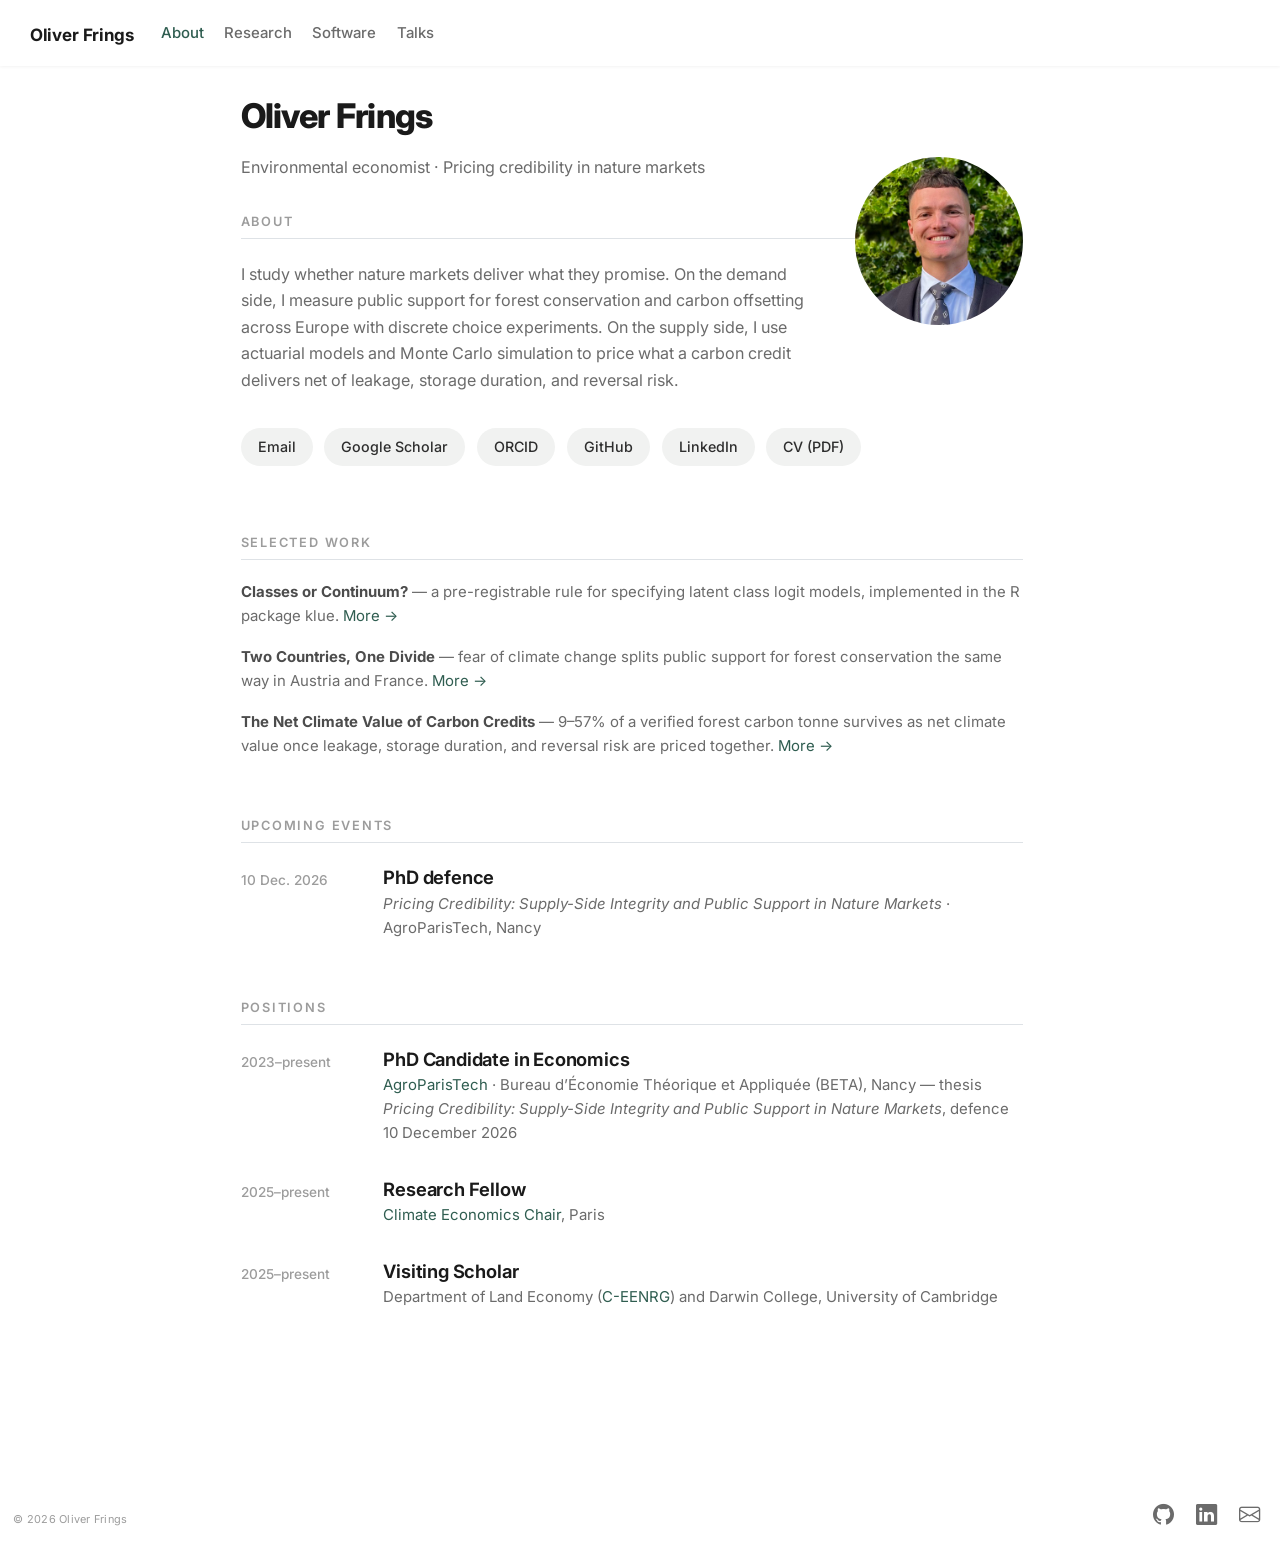
<file: docs/index.html>
<!DOCTYPE html>
<html xmlns="http://www.w3.org/1999/xhtml" lang="en" xml:lang="en"><head>

<meta charset="utf-8">
<meta name="generator" content="quarto-1.9.38">

<meta name="viewport" content="width=device-width, initial-scale=1.0, user-scalable=yes">

<meta name="description" content="Oliver Frings — PhD candidate in economics at AgroParisTech and the Climate Economics Chair, Paris. Carbon market integrity and public preferences for climate and forest policy.">

<title>Oliver Frings</title>
<style>
/* Default styles provided by pandoc.
** See https://pandoc.org/MANUAL.html#variables-for-html for config info.
*/
code{white-space: pre-wrap;}
span.smallcaps{font-variant: small-caps;}
div.columns{display: flex; gap: min(4vw, 1.5em);}
div.column{flex: auto; overflow-x: auto;}
div.hanging-indent{margin-left: 1.5em; text-indent: -1.5em;}
ul.task-list{list-style: none;}
ul.task-list li input[type="checkbox"] {
  width: 0.8em;
  margin: 0 0.8em 0.2em -1em; /* quarto-specific, see https://github.com/quarto-dev/quarto-cli/issues/4556 */ 
  vertical-align: middle;
}
</style>


<script src="site_libs/quarto-nav/quarto-nav.js"></script>
<script src="site_libs/quarto-nav/headroom.min.js"></script>
<link href="./assets/favicon.svg" rel="icon" type="image/svg+xml">
<script src="site_libs/clipboard/clipboard.min.js"></script>
<script src="site_libs/quarto-html/quarto.js" type="module"></script>
<script src="site_libs/quarto-html/tabsets/tabsets.js" type="module"></script>
<script src="site_libs/quarto-html/popper.min.js"></script>
<script src="site_libs/quarto-html/tippy.umd.min.js"></script>
<script src="site_libs/quarto-html/anchor.min.js"></script>
<link href="site_libs/quarto-html/tippy.css" rel="stylesheet">
<link href="site_libs/quarto-html/quarto-syntax-highlighting-15634bcf2e68342d4ad2dfa704d543f6.css" rel="stylesheet" id="quarto-text-highlighting-styles">
<script src="site_libs/bootstrap/bootstrap.min.js"></script>
<link href="site_libs/bootstrap/bootstrap-icons.css" rel="stylesheet">
<link href="site_libs/bootstrap/bootstrap-27bd8bb608dc427fdfa8d086161c85e0.min.css" rel="stylesheet" append-hash="true" id="quarto-bootstrap" data-mode="light">
<script id="quarto-search-options" type="application/json">{
  "language": {
    "search-no-results-text": "No results",
    "search-matching-documents-text": "matching documents",
    "search-copy-link-title": "Copy link to search",
    "search-hide-matches-text": "Hide additional matches",
    "search-more-match-text": "more match in this document",
    "search-more-matches-text": "more matches in this document",
    "search-clear-button-title": "Clear",
    "search-text-placeholder": "",
    "search-detached-cancel-button-title": "Cancel",
    "search-submit-button-title": "Submit",
    "search-label": "Search"
  }
}</script>
<meta name="google-site-verification" content="ge5UxnFAmTENljh_lLbu57GB_MoQD5yZYR192TMtkgE">
<link rel="preconnect" href="https://fonts.googleapis.com">
<link rel="preconnect" href="https://fonts.gstatic.com" crossorigin="">
<link href="https://fonts.googleapis.com/css2?family=Inter:wght@400;500;600;700;800&amp;display=swap" rel="stylesheet">
<script type="application/ld+json">
{
  "@context": "https://schema.org",
  "@type": "Person",
  "name": "Oliver Frings",
  "url": "https://o-frings.github.io",
  "image": "https://o-frings.github.io/assets/profile.jpg",
  "jobTitle": "PhD Candidate in Economics",
  "worksFor": [
    {"@type": "Organization", "name": "AgroParisTech"},
    {"@type": "Organization", "name": "Climate Economics Chair"}
  ],
  "affiliation": [
    {"@type": "Organization", "name": "University of Cambridge, Department of Land Economy"},
    {"@type": "Organization", "name": "University of Cambridge, Darwin College"}
  ],
  "email": "oliver.frings@ik.me",
  "sameAs": [
    "https://orcid.org/0000-0003-2682-2304",
    "https://scholar.google.com/citations?user=DgFqKHYAAAAJ",
    "https://www.linkedin.com/in/oliver-frings-x161/",
    "https://github.com/o-frings"
  ]
}
</script>


<meta property="og:title" content="Oliver Frings">
<meta property="og:description" content="Oliver Frings — PhD candidate in economics at AgroParisTech and the Climate Economics Chair, Paris. Carbon market integrity and public preferences for climate and forest policy.">
<meta property="og:image" content="https://o-frings.github.io/assets/profile.jpg">
<meta property="og:site_name" content="Oliver Frings">
<meta property="og:image:alt" content="Oliver Frings">
<meta name="twitter:title" content="Oliver Frings">
<meta name="twitter:description" content="Oliver Frings — PhD candidate in economics at AgroParisTech and the Climate Economics Chair, Paris. Carbon market integrity and public preferences for climate and forest policy.">
<meta name="twitter:image" content="https://o-frings.github.io/assets/profile.jpg">
<meta name="twitter:card" content="summary">
<meta name="twitter:image:alt" content="Oliver Frings">
</head>

<body class="nav-fixed fullcontent quarto-light">

<div id="quarto-search-results"></div>
  <header id="quarto-header" class="headroom fixed-top">
    <nav class="navbar navbar-expand-lg " data-bs-theme="dark">
      <div class="navbar-container container-fluid">
      <div class="navbar-brand-container mx-auto">
    <a class="navbar-brand" href="./index.html">
    <span class="navbar-title">Oliver Frings</span>
    </a>
  </div>
          <button class="navbar-toggler" type="button" data-bs-toggle="collapse" data-bs-target="#navbarCollapse" aria-controls="navbarCollapse" role="menu" aria-expanded="false" aria-label="Toggle navigation" onclick="if (window.quartoToggleHeadroom) { window.quartoToggleHeadroom(); }">
  <span class="navbar-toggler-icon"></span>
</button>
          <div class="collapse navbar-collapse" id="navbarCollapse">
            <ul class="navbar-nav navbar-nav-scroll me-auto">
  <li class="nav-item">
    <a class="nav-link active" href="./index.html" aria-current="page"> 
<span class="menu-text">About</span></a>
  </li>  
  <li class="nav-item">
    <a class="nav-link" href="./research.html"> 
<span class="menu-text">Research</span></a>
  </li>  
  <li class="nav-item">
    <a class="nav-link" href="./software.html"> 
<span class="menu-text">Software</span></a>
  </li>  
  <li class="nav-item">
    <a class="nav-link" href="./talks.html"> 
<span class="menu-text">Talks</span></a>
  </li>  
</ul>
          </div> <!-- /navcollapse -->
            <div class="quarto-navbar-tools">
</div>
      </div> <!-- /container-fluid -->
    </nav>
</header>
<!-- content -->
<div id="quarto-content" class="quarto-container page-columns page-rows-contents page-layout-article page-navbar">
<!-- sidebar -->
<!-- margin-sidebar -->
    
<!-- main -->
<main class="content" id="quarto-document-content">

<header id="title-block-header" class="quarto-title-block default">
<div class="quarto-title">
<h1 class="title">Oliver Frings</h1>
</div>

<div>
  <div class="description">
    Oliver Frings — PhD candidate in economics at AgroParisTech and the Climate Economics Chair, Paris. Carbon market integrity and public preferences for climate and forest policy.
  </div>
</div>


<div class="quarto-title-meta">

    
  
    
  </div>
  


</header>


<p><img src="assets/profile.jpg" class="hero-photo" alt="Oliver Frings" width="168" height="168"></p>
<p><span class="lead-line">Environmental economist · Pricing credibility in nature markets</span></p>
<section id="about" class="level2">
<h2 class="anchored" data-anchor-id="about">About</h2>
<p><span class="lead-line">I study whether nature markets deliver what they promise. On the demand side, I measure public support for forest conservation and carbon offsetting across Europe with discrete choice experiments. On the supply side, I use actuarial models and Monte Carlo simulation to price what a carbon credit delivers net of leakage, storage duration, and reversal risk.</span></p>
<p><a href="mailto:oliver.frings@ik.me" class="pill">Email</a> <a href="https://scholar.google.com/citations?user=DgFqKHYAAAAJ" class="pill">Google Scholar</a> <a href="https://orcid.org/0000-0003-2682-2304" class="pill">ORCID</a> <a href="https://github.com/o-frings" class="pill">GitHub</a> <a href="https://www.linkedin.com/in/oliver-frings-x161/" class="pill">LinkedIn</a> <a href="assets/CV_Oliver_Frings.pdf" class="pill">CV (PDF)</a></p>
</section>
<section id="selected-work" class="level2">
<h2 class="anchored" data-anchor-id="selected-work">Selected work</h2>
<p><span class="meta"><strong>Classes or Continuum?</strong> — a pre-registrable rule for specifying latent class logit models, implemented in the R package klue. <a href="./research.html#classes-or-continuum">More →</a></span></p>
<p><span class="meta"><strong>Two Countries, One Divide</strong> — fear of climate change splits public support for forest conservation the same way in Austria and France. <a href="./research.html#two-countries-one-divide">More →</a></span></p>
<p><span class="meta"><strong>The Net Climate Value of Carbon Credits</strong> — 9–57% of a verified forest carbon tonne survives as net climate value once leakage, storage duration, and reversal risk are priced together. <a href="./research.html#net-climate-value">More →</a></span></p>
</section>
<section id="upcoming-events" class="level2">
<h2 class="anchored" data-anchor-id="upcoming-events">Upcoming events</h2>
<p><span class="when">10 Dec.&nbsp;2026</span> <span class="what">PhD defence</span> <span class="meta"><em>Pricing Credibility: Supply-Side Integrity and Public Support in Nature Markets</em> · AgroParisTech, Nancy</span></p>
</section>
<section id="positions" class="level2">
<h2 class="anchored" data-anchor-id="positions">Positions</h2>
<p><span class="when">2023–present</span> <span class="what">PhD Candidate in Economics</span> <span class="meta"><a href="https://www.agroparistech.fr/">AgroParisTech</a> · Bureau d’Économie Théorique et Appliquée (BETA), Nancy — thesis <em>Pricing Credibility: Supply-Side Integrity and Public Support in Nature Markets</em>, defence 10 December 2026</span></p>
<p><span class="when">2025–present</span> <span class="what">Research Fellow</span> <span class="meta"><a href="https://www.chaireeconomieduclimat.org/en/">Climate Economics Chair</a>, Paris</span></p>
<p><span class="when">2025–present</span> <span class="what">Visiting Scholar</span> <span class="meta">Department of Land Economy (<a href="https://www.ceenrg.landecon.cam.ac.uk/">C-EENRG</a>) and Darwin College, University of Cambridge</span></p>


</section>

</main> <!-- /main -->
<script id="quarto-html-after-body" type="application/javascript">
  window.document.addEventListener("DOMContentLoaded", function (event) {
    const icon = "";
    const anchorJS = new window.AnchorJS();
    anchorJS.options = {
      placement: 'right',
      icon: icon
    };
    anchorJS.add('.anchored');
    const isCodeAnnotation = (el) => {
      for (const clz of el.classList) {
        if (clz.startsWith('code-annotation-')) {                     
          return true;
        }
      }
      return false;
    }
    const onCopySuccess = function(e) {
      // button target
      const button = e.trigger;
      // don't keep focus
      button.blur();
      // flash "checked"
      button.classList.add('code-copy-button-checked');
      var currentTitle = button.getAttribute("title");
      button.setAttribute("title", "Copied!");
      let tooltip;
      if (window.bootstrap) {
        button.setAttribute("data-bs-toggle", "tooltip");
        button.setAttribute("data-bs-placement", "left");
        button.setAttribute("data-bs-title", "Copied!");
        tooltip = new bootstrap.Tooltip(button, 
          { trigger: "manual", 
            customClass: "code-copy-button-tooltip",
            offset: [0, -8]});
        tooltip.show();    
      }
      setTimeout(function() {
        if (tooltip) {
          tooltip.hide();
          button.removeAttribute("data-bs-title");
          button.removeAttribute("data-bs-toggle");
          button.removeAttribute("data-bs-placement");
        }
        button.setAttribute("title", currentTitle);
        button.classList.remove('code-copy-button-checked');
      }, 1000);
      // clear code selection
      e.clearSelection();
    }
    const getTextToCopy = function(trigger) {
      const outerScaffold = trigger.parentElement.cloneNode(true);
      const codeEl = outerScaffold.querySelector('code');
      for (const childEl of codeEl.children) {
        if (isCodeAnnotation(childEl)) {
          childEl.remove();
        }
      }
      return codeEl.innerText;
    }
    const clipboard = new window.ClipboardJS('.code-copy-button:not([data-in-quarto-modal])', {
      text: getTextToCopy
    });
    clipboard.on('success', onCopySuccess);
    if (window.document.getElementById('quarto-embedded-source-code-modal')) {
      const clipboardModal = new window.ClipboardJS('.code-copy-button[data-in-quarto-modal]', {
        text: getTextToCopy,
        container: window.document.getElementById('quarto-embedded-source-code-modal')
      });
      clipboardModal.on('success', onCopySuccess);
    }
      var localhostRegex = new RegExp(/^(?:http|https):\/\/localhost\:?[0-9]*\//);
      var mailtoRegex = new RegExp(/^mailto:/);
        var filterRegex = new RegExp("https:\/\/o-frings\.github\.io");
      var isInternal = (href) => {
          return filterRegex.test(href) || localhostRegex.test(href) || mailtoRegex.test(href);
      }
      // Inspect non-navigation links and adorn them if external
     var links = window.document.querySelectorAll('a[href]:not(.nav-link):not(.navbar-brand):not(.toc-action):not(.sidebar-link):not(.sidebar-item-toggle):not(.pagination-link):not(.no-external):not([aria-hidden]):not(.dropdown-item):not(.quarto-navigation-tool):not(.about-link)');
      for (var i=0; i<links.length; i++) {
        const link = links[i];
        if (!isInternal(link.href)) {
          // undo the damage that might have been done by quarto-nav.js in the case of
          // links that we want to consider external
          if (link.dataset.originalHref !== undefined) {
            link.href = link.dataset.originalHref;
          }
            // target, if specified
            link.setAttribute("target", "_blank");
            if (link.getAttribute("rel") === null) {
              link.setAttribute("rel", "noopener");
            }
        }
      }
    function tippyHover(el, contentFn, onTriggerFn, onUntriggerFn) {
      const config = {
        allowHTML: true,
        maxWidth: 500,
        delay: 100,
        arrow: false,
        appendTo: function(el) {
            return el.parentElement;
        },
        interactive: true,
        interactiveBorder: 10,
        theme: 'quarto',
        placement: 'bottom-start',
      };
      if (contentFn) {
        config.content = contentFn;
      }
      if (onTriggerFn) {
        config.onTrigger = onTriggerFn;
      }
      if (onUntriggerFn) {
        config.onUntrigger = onUntriggerFn;
      }
      window.tippy(el, config); 
    }
    const noterefs = window.document.querySelectorAll('a[role="doc-noteref"]');
    for (var i=0; i<noterefs.length; i++) {
      const ref = noterefs[i];
      tippyHover(ref, function() {
        // use id or data attribute instead here
        let href = ref.getAttribute('data-footnote-href') || ref.getAttribute('href');
        try { href = new URL(href).hash; } catch {}
        const id = href.replace(/^#\/?/, "");
        const note = window.document.getElementById(id);
        if (note) {
          return note.innerHTML;
        } else {
          return "";
        }
      });
    }
    const xrefs = window.document.querySelectorAll('a.quarto-xref');
    const processXRef = (id, note) => {
      // Strip column container classes
      const stripColumnClz = (el) => {
        el.classList.remove("page-full", "page-columns");
        if (el.children) {
          for (const child of el.children) {
            stripColumnClz(child);
          }
        }
      }
      stripColumnClz(note)
      if (id === null || id.startsWith('sec-')) {
        // Special case sections, only their first couple elements
        const container = document.createElement("div");
        if (note.children && note.children.length > 2) {
          container.appendChild(note.children[0].cloneNode(true));
          for (let i = 1; i < note.children.length; i++) {
            const child = note.children[i];
            if (child.tagName === "P" && child.innerText === "") {
              continue;
            } else {
              container.appendChild(child.cloneNode(true));
              break;
            }
          }
          if (window.Quarto?.typesetMath) {
            window.Quarto.typesetMath(container);
          }
          return container.innerHTML
        } else {
          if (window.Quarto?.typesetMath) {
            window.Quarto.typesetMath(note);
          }
          return note.innerHTML;
        }
      } else {
        // Remove any anchor links if they are present
        const anchorLink = note.querySelector('a.anchorjs-link');
        if (anchorLink) {
          anchorLink.remove();
        }
        if (window.Quarto?.typesetMath) {
          window.Quarto.typesetMath(note);
        }
        if (note.classList.contains("callout")) {
          return note.outerHTML;
        } else {
          return note.innerHTML;
        }
      }
    }
    for (var i=0; i<xrefs.length; i++) {
      const xref = xrefs[i];
      tippyHover(xref, undefined, function(instance) {
        instance.disable();
        let url = xref.getAttribute('href');
        let hash = undefined; 
        if (url.startsWith('#')) {
          hash = url;
        } else {
          try { hash = new URL(url).hash; } catch {}
        }
        if (hash) {
          const id = hash.replace(/^#\/?/, "");
          const note = window.document.getElementById(id);
          if (note !== null) {
            try {
              const html = processXRef(id, note.cloneNode(true));
              instance.setContent(html);
            } finally {
              instance.enable();
              instance.show();
            }
          } else {
            // See if we can fetch this
            fetch(url.split('#')[0])
            .then(res => res.text())
            .then(html => {
              const parser = new DOMParser();
              const htmlDoc = parser.parseFromString(html, "text/html");
              const note = htmlDoc.getElementById(id);
              if (note !== null) {
                const html = processXRef(id, note);
                instance.setContent(html);
              } 
            }).finally(() => {
              instance.enable();
              instance.show();
            });
          }
        } else {
          // See if we can fetch a full url (with no hash to target)
          // This is a special case and we should probably do some content thinning / targeting
          fetch(url)
          .then(res => res.text())
          .then(html => {
            const parser = new DOMParser();
            const htmlDoc = parser.parseFromString(html, "text/html");
            const note = htmlDoc.querySelector('main.content');
            if (note !== null) {
              // This should only happen for chapter cross references
              // (since there is no id in the URL)
              // remove the first header
              if (note.children.length > 0 && note.children[0].tagName === "HEADER") {
                note.children[0].remove();
              }
              const html = processXRef(null, note);
              instance.setContent(html);
            } 
          }).finally(() => {
            instance.enable();
            instance.show();
          });
        }
      }, function(instance) {
      });
    }
        let selectedAnnoteEl;
        const selectorForAnnotation = ( cell, annotation) => {
          let cellAttr = 'data-code-cell="' + cell + '"';
          let lineAttr = 'data-code-annotation="' +  annotation + '"';
          const selector = 'span[' + cellAttr + '][' + lineAttr + ']';
          return selector;
        }
        const selectCodeLines = (annoteEl) => {
          const doc = window.document;
          const targetCell = annoteEl.getAttribute("data-target-cell");
          const targetAnnotation = annoteEl.getAttribute("data-target-annotation");
          const annoteSpan = window.document.querySelector(selectorForAnnotation(targetCell, targetAnnotation));
          const lines = annoteSpan.getAttribute("data-code-lines").split(",");
          const lineIds = lines.map((line) => {
            return targetCell + "-" + line;
          })
          let top = null;
          let height = null;
          let parent = null;
          if (lineIds.length > 0) {
              //compute the position of the single el (top and bottom and make a div)
              const el = window.document.getElementById(lineIds[0]);
              top = el.offsetTop;
              height = el.offsetHeight;
              parent = el.parentElement.parentElement;
            if (lineIds.length > 1) {
              const lastEl = window.document.getElementById(lineIds[lineIds.length - 1]);
              const bottom = lastEl.offsetTop + lastEl.offsetHeight;
              height = bottom - top;
            }
            if (top !== null && height !== null && parent !== null) {
              // cook up a div (if necessary) and position it 
              let div = window.document.getElementById("code-annotation-line-highlight");
              if (div === null) {
                div = window.document.createElement("div");
                div.setAttribute("id", "code-annotation-line-highlight");
                div.style.position = 'absolute';
                parent.appendChild(div);
              }
              div.style.top = top - 2 + "px";
              div.style.height = height + 4 + "px";
              div.style.left = 0;
              let gutterDiv = window.document.getElementById("code-annotation-line-highlight-gutter");
              if (gutterDiv === null) {
                gutterDiv = window.document.createElement("div");
                gutterDiv.setAttribute("id", "code-annotation-line-highlight-gutter");
                gutterDiv.style.position = 'absolute';
                const codeCell = window.document.getElementById(targetCell);
                const gutter = codeCell.querySelector('.code-annotation-gutter');
                gutter.appendChild(gutterDiv);
              }
              gutterDiv.style.top = top - 2 + "px";
              gutterDiv.style.height = height + 4 + "px";
            }
            selectedAnnoteEl = annoteEl;
          }
        };
        const unselectCodeLines = () => {
          const elementsIds = ["code-annotation-line-highlight", "code-annotation-line-highlight-gutter"];
          elementsIds.forEach((elId) => {
            const div = window.document.getElementById(elId);
            if (div) {
              div.remove();
            }
          });
          selectedAnnoteEl = undefined;
        };
          // Handle positioning of the toggle
      window.addEventListener(
        "resize",
        throttle(() => {
          elRect = undefined;
          if (selectedAnnoteEl) {
            selectCodeLines(selectedAnnoteEl);
          }
        }, 10)
      );
      function throttle(fn, ms) {
      let throttle = false;
      let timer;
        return (...args) => {
          if(!throttle) { // first call gets through
              fn.apply(this, args);
              throttle = true;
          } else { // all the others get throttled
              if(timer) clearTimeout(timer); // cancel #2
              timer = setTimeout(() => {
                fn.apply(this, args);
                timer = throttle = false;
              }, ms);
          }
        };
      }
        // Attach click handler to the DT
        const annoteDls = window.document.querySelectorAll('dt[data-target-cell]');
        for (const annoteDlNode of annoteDls) {
          annoteDlNode.addEventListener('click', (event) => {
            const clickedEl = event.target;
            if (clickedEl !== selectedAnnoteEl) {
              unselectCodeLines();
              const activeEl = window.document.querySelector('dt[data-target-cell].code-annotation-active');
              if (activeEl) {
                activeEl.classList.remove('code-annotation-active');
              }
              selectCodeLines(clickedEl);
              clickedEl.classList.add('code-annotation-active');
            } else {
              // Unselect the line
              unselectCodeLines();
              clickedEl.classList.remove('code-annotation-active');
            }
          });
        }
    const findCites = (el) => {
      const parentEl = el.parentElement;
      if (parentEl) {
        const cites = parentEl.dataset.cites;
        if (cites) {
          return {
            el,
            cites: cites.split(' ')
          };
        } else {
          return findCites(el.parentElement)
        }
      } else {
        return undefined;
      }
    };
    var bibliorefs = window.document.querySelectorAll('a[role="doc-biblioref"]');
    for (var i=0; i<bibliorefs.length; i++) {
      const ref = bibliorefs[i];
      const citeInfo = findCites(ref);
      if (citeInfo) {
        tippyHover(citeInfo.el, function() {
          var popup = window.document.createElement('div');
          citeInfo.cites.forEach(function(cite) {
            var citeDiv = window.document.createElement('div');
            citeDiv.classList.add('hanging-indent');
            citeDiv.classList.add('csl-entry');
            var biblioDiv = window.document.getElementById('ref-' + cite);
            if (biblioDiv) {
              citeDiv.innerHTML = biblioDiv.innerHTML;
            }
            popup.appendChild(citeDiv);
          });
          return popup.innerHTML;
        });
      }
    }
  });
  </script>
</div> <!-- /content -->
<footer class="footer">
  <div class="nav-footer">
    <div class="nav-footer-left">
<p>© 2026 Oliver Frings</p>
</div>   
    <div class="nav-footer-center">
      &nbsp;
    </div>
    <div class="nav-footer-right">
      <ul class="footer-items list-unstyled">
    <li class="nav-item compact">
    <a class="nav-link" href="https://github.com/o-frings">
      <i class="bi bi-github" role="img" aria-label="GitHub">
</i> 
    </a>
  </li>  
    <li class="nav-item compact">
    <a class="nav-link" href="https://www.linkedin.com/in/oliver-frings-x161/">
      <i class="bi bi-linkedin" role="img" aria-label="LinkedIn">
</i> 
    </a>
  </li>  
    <li class="nav-item compact">
    <a class="nav-link" href="mailto:oliver.frings@ik.me">
      <i class="bi bi-envelope" role="img" aria-label="Email">
</i> 
    </a>
  </li>  
</ul>
    </div>
  </div>
</footer>
<script>
// Header tracks the scroll 1:1 (Yalla-style): slides out with
// downward scroll, slides back in step with upward scroll
(function () {
  var header = document.getElementById('quarto-header');
  if (!header) return;
  var lastY = window.scrollY, ty = 0;
  window.addEventListener('scroll', function () {
    var y = Math.max(0, window.scrollY);
    var d = y - lastY;
    lastY = y;
    var h = header.offsetHeight;
    ty = Math.min(0, Math.max(-h, ty - d));
    if (y <= 0) ty = 0;
    header.style.transform = 'translateY(' + ty + 'px)';
  }, { passive: true });
})();
</script>
<script>
// Swipe left/right on touch devices to move between pages
(function () {
  if (!('ontouchstart' in window)) return;
  var pages = ['index.html', 'research.html', 'software.html', 'talks.html'];
  var path = location.pathname.split('/').pop() || 'index.html';
  var i = pages.indexOf(path);
  if (i < 0) return;
  var x0 = null, y0 = 0, t0 = 0;
  document.addEventListener('touchstart', function (e) {
    if (e.touches.length !== 1) { x0 = null; return; }
    x0 = e.touches[0].clientX; y0 = e.touches[0].clientY; t0 = Date.now();
  }, { passive: true });
  document.addEventListener('touchend', function (e) {
    if (x0 === null) return;
    var dx = e.changedTouches[0].clientX - x0;
    var dy = e.changedTouches[0].clientY - y0;
    var dt = Date.now() - t0;
    x0 = null;
    if (dt > 600 || Math.abs(dx) < 70 || Math.abs(dy) > 50) return;
    var j = dx < 0 ? i + 1 : i - 1;
    if (j < 0 || j >= pages.length) return;
    location.href = pages[j];
  }, { passive: true });
})();
</script>




</body></html>
</file>
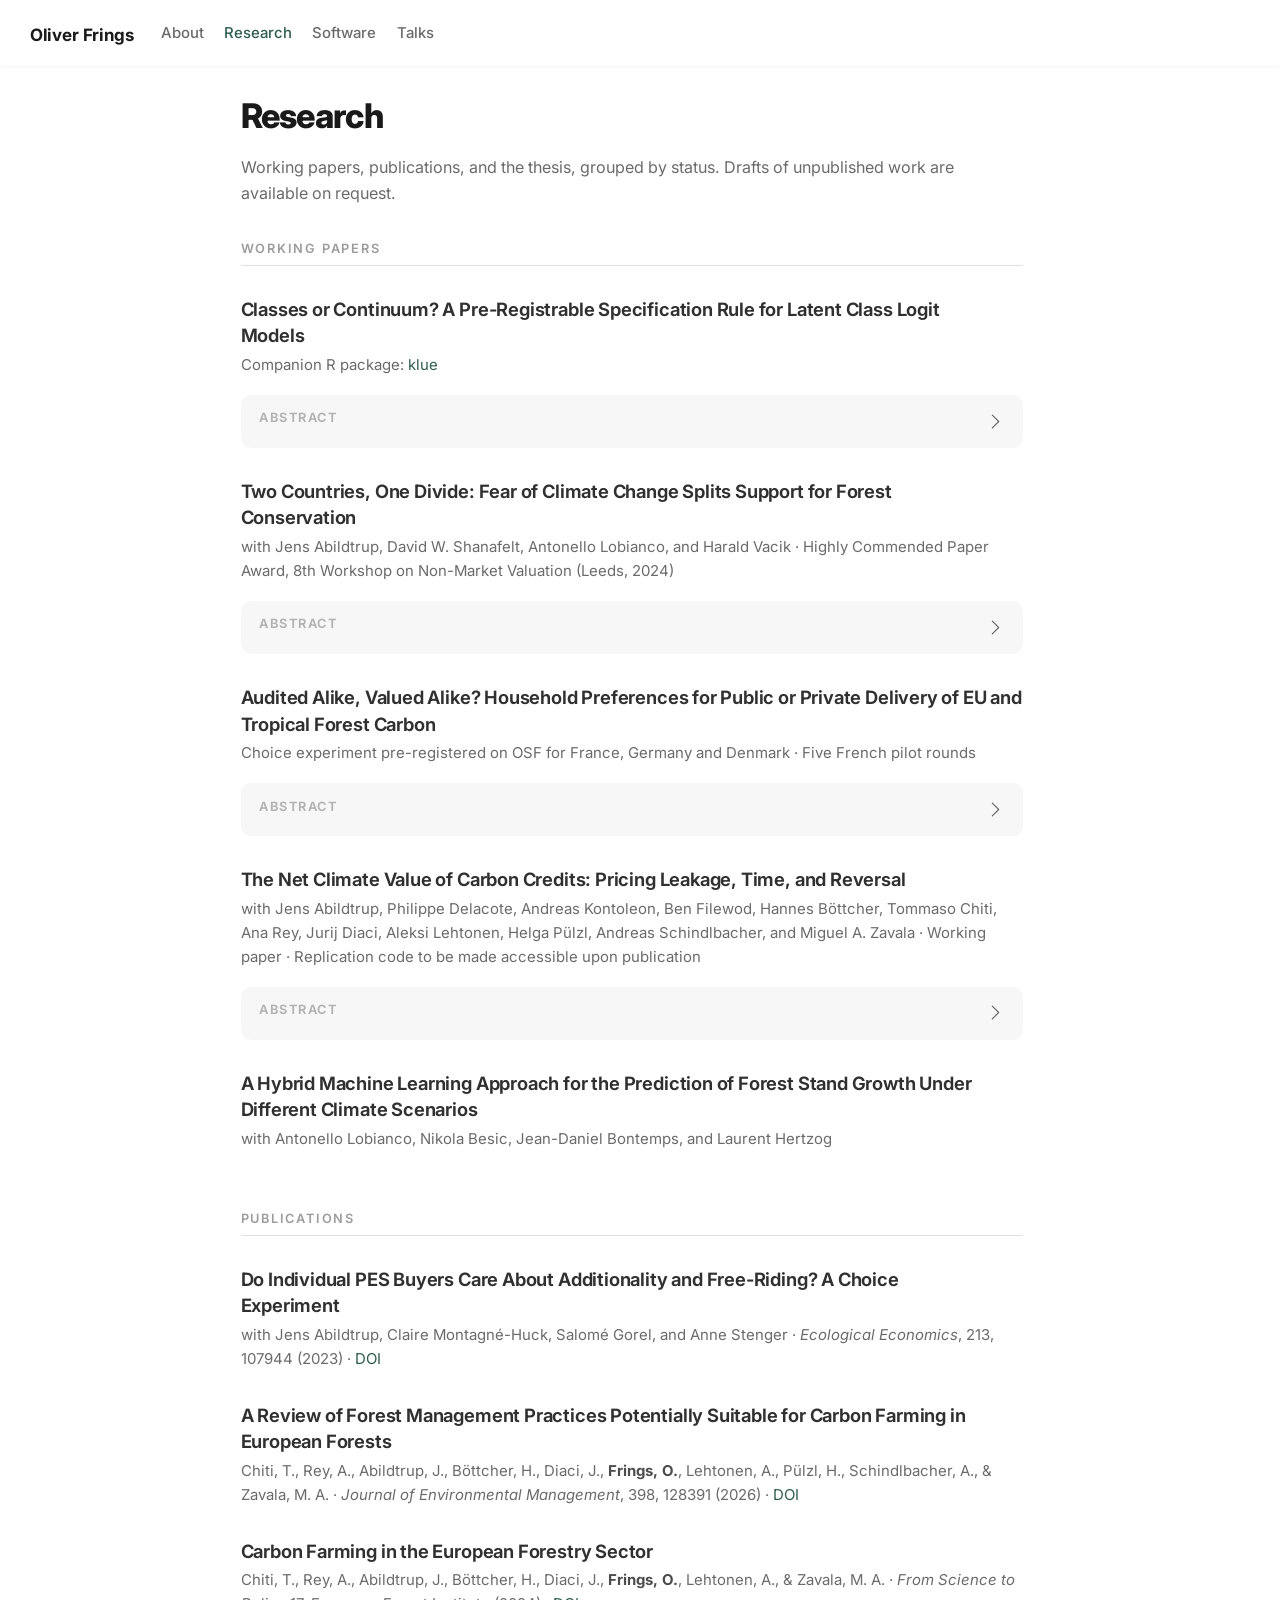
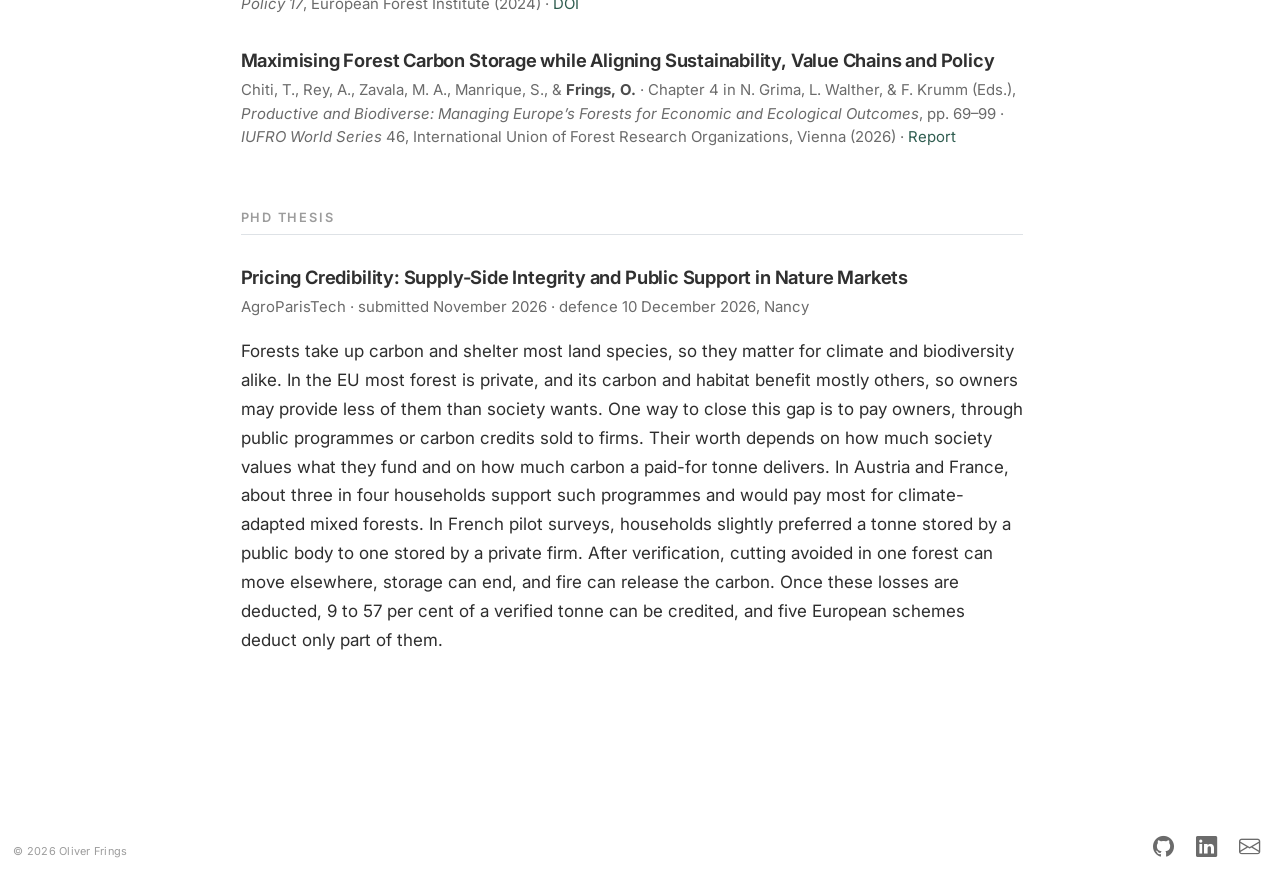
<file: docs/research.html>
<!DOCTYPE html>
<html xmlns="http://www.w3.org/1999/xhtml" lang="en" xml:lang="en"><head>

<meta charset="utf-8">
<meta name="generator" content="quarto-1.9.38">

<meta name="viewport" content="width=device-width, initial-scale=1.0, user-scalable=yes">

<meta name="description" content="Carbon credit integrity, public preferences for forest conservation and offsetting, and discrete choice methods — working papers and publications.">

<title>Research – Oliver Frings</title>
<style>
/* Default styles provided by pandoc.
** See https://pandoc.org/MANUAL.html#variables-for-html for config info.
*/
code{white-space: pre-wrap;}
span.smallcaps{font-variant: small-caps;}
div.columns{display: flex; gap: min(4vw, 1.5em);}
div.column{flex: auto; overflow-x: auto;}
div.hanging-indent{margin-left: 1.5em; text-indent: -1.5em;}
ul.task-list{list-style: none;}
ul.task-list li input[type="checkbox"] {
  width: 0.8em;
  margin: 0 0.8em 0.2em -1em; /* quarto-specific, see https://github.com/quarto-dev/quarto-cli/issues/4556 */ 
  vertical-align: middle;
}
</style>


<script src="site_libs/quarto-nav/quarto-nav.js"></script>
<script src="site_libs/quarto-nav/headroom.min.js"></script>
<link href="./assets/favicon.svg" rel="icon" type="image/svg+xml">
<script src="site_libs/clipboard/clipboard.min.js"></script>
<script src="site_libs/quarto-html/quarto.js" type="module"></script>
<script src="site_libs/quarto-html/tabsets/tabsets.js" type="module"></script>
<script src="site_libs/quarto-html/popper.min.js"></script>
<script src="site_libs/quarto-html/tippy.umd.min.js"></script>
<script src="site_libs/quarto-html/anchor.min.js"></script>
<link href="site_libs/quarto-html/tippy.css" rel="stylesheet">
<link href="site_libs/quarto-html/quarto-syntax-highlighting-15634bcf2e68342d4ad2dfa704d543f6.css" rel="stylesheet" id="quarto-text-highlighting-styles">
<script src="site_libs/bootstrap/bootstrap.min.js"></script>
<link href="site_libs/bootstrap/bootstrap-icons.css" rel="stylesheet">
<link href="site_libs/bootstrap/bootstrap-27bd8bb608dc427fdfa8d086161c85e0.min.css" rel="stylesheet" append-hash="true" id="quarto-bootstrap" data-mode="light">
<script id="quarto-search-options" type="application/json">{
  "language": {
    "search-no-results-text": "No results",
    "search-matching-documents-text": "matching documents",
    "search-copy-link-title": "Copy link to search",
    "search-hide-matches-text": "Hide additional matches",
    "search-more-match-text": "more match in this document",
    "search-more-matches-text": "more matches in this document",
    "search-clear-button-title": "Clear",
    "search-text-placeholder": "",
    "search-detached-cancel-button-title": "Cancel",
    "search-submit-button-title": "Submit",
    "search-label": "Search"
  }
}</script>
<meta name="google-site-verification" content="ge5UxnFAmTENljh_lLbu57GB_MoQD5yZYR192TMtkgE">
<link rel="preconnect" href="https://fonts.googleapis.com">
<link rel="preconnect" href="https://fonts.gstatic.com" crossorigin="">
<link href="https://fonts.googleapis.com/css2?family=Inter:wght@400;500;600;700;800&amp;display=swap" rel="stylesheet">
<script type="application/ld+json">
{
  "@context": "https://schema.org",
  "@type": "Person",
  "name": "Oliver Frings",
  "url": "https://o-frings.github.io",
  "image": "https://o-frings.github.io/assets/profile.jpg",
  "jobTitle": "PhD Candidate in Economics",
  "worksFor": [
    {"@type": "Organization", "name": "AgroParisTech"},
    {"@type": "Organization", "name": "Climate Economics Chair"}
  ],
  "affiliation": [
    {"@type": "Organization", "name": "University of Cambridge, Department of Land Economy"},
    {"@type": "Organization", "name": "University of Cambridge, Darwin College"}
  ],
  "email": "oliver.frings@ik.me",
  "sameAs": [
    "https://orcid.org/0000-0003-2682-2304",
    "https://scholar.google.com/citations?user=DgFqKHYAAAAJ",
    "https://www.linkedin.com/in/oliver-frings-x161/",
    "https://github.com/o-frings"
  ]
}
</script>


<meta property="og:title" content="Research – Oliver Frings">
<meta property="og:description" content="Carbon credit integrity, public preferences for forest conservation and offsetting, and discrete choice methods — working papers and publications.">
<meta property="og:image" content="https://o-frings.github.io/assets/profile.jpg">
<meta property="og:site_name" content="Oliver Frings">
<meta name="twitter:title" content="Research – Oliver Frings">
<meta name="twitter:description" content="Carbon credit integrity, public preferences for forest conservation and offsetting, and discrete choice methods — working papers and publications.">
<meta name="twitter:image" content="https://o-frings.github.io/assets/profile.jpg">
<meta name="twitter:card" content="summary">
</head>

<body class="nav-fixed fullcontent quarto-light">

<div id="quarto-search-results"></div>
  <header id="quarto-header" class="headroom fixed-top">
    <nav class="navbar navbar-expand-lg " data-bs-theme="dark">
      <div class="navbar-container container-fluid">
      <div class="navbar-brand-container mx-auto">
    <a class="navbar-brand" href="./index.html">
    <span class="navbar-title">Oliver Frings</span>
    </a>
  </div>
          <button class="navbar-toggler" type="button" data-bs-toggle="collapse" data-bs-target="#navbarCollapse" aria-controls="navbarCollapse" role="menu" aria-expanded="false" aria-label="Toggle navigation" onclick="if (window.quartoToggleHeadroom) { window.quartoToggleHeadroom(); }">
  <span class="navbar-toggler-icon"></span>
</button>
          <div class="collapse navbar-collapse" id="navbarCollapse">
            <ul class="navbar-nav navbar-nav-scroll me-auto">
  <li class="nav-item">
    <a class="nav-link" href="./index.html"> 
<span class="menu-text">About</span></a>
  </li>  
  <li class="nav-item">
    <a class="nav-link active" href="./research.html" aria-current="page"> 
<span class="menu-text">Research</span></a>
  </li>  
  <li class="nav-item">
    <a class="nav-link" href="./software.html"> 
<span class="menu-text">Software</span></a>
  </li>  
  <li class="nav-item">
    <a class="nav-link" href="./talks.html"> 
<span class="menu-text">Talks</span></a>
  </li>  
</ul>
          </div> <!-- /navcollapse -->
            <div class="quarto-navbar-tools">
</div>
      </div> <!-- /container-fluid -->
    </nav>
</header>
<!-- content -->
<div id="quarto-content" class="quarto-container page-columns page-rows-contents page-layout-article page-navbar">
<!-- sidebar -->
<!-- margin-sidebar -->
    
<!-- main -->
<main class="content" id="quarto-document-content">

<header id="title-block-header" class="quarto-title-block default">
<div class="quarto-title">
<h1 class="title">Research</h1>
</div>

<div>
  <div class="description">
    Carbon credit integrity, public preferences for forest conservation and offsetting, and discrete choice methods — working papers and publications.
  </div>
</div>


<div class="quarto-title-meta">

    
  
    
  </div>
  


</header>


<p><span class="lead-line">Working papers, publications, and the thesis, grouped by status. Drafts of unpublished work are available on request.</span></p>
<section id="working-papers" class="level2">
<h2 class="anchored" data-anchor-id="working-papers">Working papers</h2>
<section id="classes-or-continuum" class="level3">
<h3 class="anchored" data-anchor-id="classes-or-continuum">Classes or Continuum? A Pre-Registrable Specification Rule for Latent Class Logit Models</h3>
<p><span class="meta">Companion R package: <a href="./software.html">klue</a></span></p>
<div class="callout callout-style-simple callout-note no-icon callout-titled" title="Abstract">
<div class="callout-header d-flex align-content-center collapsed" data-bs-toggle="collapse" data-bs-target=".callout-1-contents" aria-controls="callout-1" aria-expanded="false" aria-label="Toggle callout">
<div class="callout-icon-container">
<i class="callout-icon no-icon"></i>
</div>
<div class="callout-title-container flex-fill">
<span class="screen-reader-only">Note</span>Abstract
</div>
<div class="callout-btn-toggle d-inline-block border-0 py-1 ps-1 pe-0 float-end"><i class="callout-toggle"></i></div>
</div>
<div id="callout-1" class="callout-1-contents callout-collapse collapse">
<div class="callout-body-container callout-body">
<p>Latent class multinomial logit (LCMNL) models describe preference heterogeneity as a finite number of classes, mixed multinomial logit (MMNL) models as a continuous mixing distribution. Fitting an LCMNL requires three choices: starting values for a likelihood with many local maxima, the number of classes, and whether classes fit better than a continuous distribution. This paper proposes a pre-registrable rule for all three: starting values from clustering respondents by their choices, the number of classes by BIC with an entropy check on the certainty of class assignment, and an MMNL benchmark that reads preference heterogeneity as continuous when its BIC is at least six points lower. A Monte Carlo study evaluates the rule under a blocked D-efficient design, as used in practice, and an idealised randomised design. Under the blocked design the clustering starts reach the highest log-likelihood found more often than starts from the pooled MNL or random partitions, and about as often as Apollo’s default search, in 2–3 seconds against 38–78 minutes; under the randomised design the clustering and pooled-MNL starts reach it equally often. BIC selects the true number of classes in 94.5% of blocked-design conditions. The benchmark picks the LCMNL in 63 of 64 discrete conditions and never when preferences are continuous, even where BIC alone finds spurious classes. On five public stated-choice datasets the MMNL has the lowest BIC on the four from real respondents and ties on the synthetic one.</p>
</div>
</div>
</div>
</section>
<section id="two-countries-one-divide" class="level3">
<h3 class="anchored" data-anchor-id="two-countries-one-divide">Two Countries, One Divide: Fear of Climate Change Splits Support for Forest Conservation</h3>
<p><span class="meta">with Jens Abildtrup, David W. Shanafelt, Antonello Lobianco, and Harald Vacik · Highly Commended Paper Award, 8th Workshop on Non-Market Valuation (Leeds, 2024)</span></p>
<div class="callout callout-style-simple callout-note no-icon callout-titled" title="Abstract">
<div class="callout-header d-flex align-content-center collapsed" data-bs-toggle="collapse" data-bs-target=".callout-2-contents" aria-controls="callout-2" aria-expanded="false" aria-label="Toggle callout">
<div class="callout-icon-container">
<i class="callout-icon no-icon"></i>
</div>
<div class="callout-title-container flex-fill">
<span class="screen-reader-only">Note</span>Abstract
</div>
<div class="callout-btn-toggle d-inline-block border-0 py-1 ps-1 pe-0 float-end"><i class="callout-toggle"></i></div>
</div>
<div id="callout-2" class="callout-2-contents callout-collapse collapse">
<div class="callout-body-container callout-body">
<p>Who would pay for forest conservation, and why? Public programmes depend on the answer, yet studies report average willingness to pay, which hides the divides beneath it, and opinions on climate change have become politically polarised. Discrete choice experiments in Austria (N = 595) and France (N = 1,874) value publicly funded programmes that restore damaged private forests with climate-adapted stands. We model preference heterogeneity with a stated selection rule and report every model we estimate. The same divide appears in both countries: three quarters of respondents support the programmes, one quarter mostly declines to pay. Fear of climate change draws the line, most sharply in Austria; whether people believe that climate change can still be stopped makes no difference. Supporters would pay three to four times as much as the reluctant for climate-adapted forests, similar amounts in both countries, and in Austria amounts of the order of the planting costs. Climate concern divides public support for forest conservation; local party politics does not.</p>
</div>
</div>
</div>
</section>
<section id="audited-alike" class="level3">
<h3 class="anchored" data-anchor-id="audited-alike">Audited Alike, Valued Alike? Household Preferences for Public or Private Delivery of EU and Tropical Forest Carbon</h3>
<p><span class="meta">Choice experiment pre-registered on OSF for France, Germany and Denmark · Five French pilot rounds</span></p>
<div class="callout callout-style-simple callout-note no-icon callout-titled" title="Abstract">
<div class="callout-header d-flex align-content-center collapsed" data-bs-toggle="collapse" data-bs-target=".callout-3-contents" aria-controls="callout-3" aria-expanded="false" aria-label="Toggle callout">
<div class="callout-icon-container">
<i class="callout-icon no-icon"></i>
</div>
<div class="callout-title-container flex-fill">
<span class="screen-reader-only">Note</span>Abstract
</div>
<div class="callout-btn-toggle d-inline-block border-0 py-1 ps-1 pe-0 float-end"><i class="callout-toggle"></i></div>
</div>
<div id="callout-3" class="callout-3-contents callout-collapse collapse">
<div class="callout-body-container callout-body">
<p>To close its projected 2030 shortfall in land-sector removals, the EU can buy forest tonnes at home or abroad, from public or private providers, or cut emissions at source. With quality fixed by audit, I estimate how much households value who delivers a tonne and where and, from the same choices, how much weight they give climate damage that falls on others. In five exploratory French pilot rounds of a choice experiment pre-registered for France, Germany and Denmark, households were willing to pay slightly more for public than for private delivery in the EU, more for EU than for tropical forests and far more for a forest programme than for cutting emissions at source. Shown their household’s share of the worldwide damage, they gave this harm to others less weight than their own money, below the full weight that appraisal at a global social cost of carbon gives it. For the review of the EU’s removal certification and for the 2040 target, private delivery and tropical credits thus draw less support than public removals in the EU, and forest removals more than cuts at source.</p>
</div>
</div>
</div>
</section>
<section id="net-climate-value" class="level3">
<h3 class="anchored" data-anchor-id="net-climate-value">The Net Climate Value of Carbon Credits: Pricing Leakage, Time, and Reversal</h3>
<p><span class="meta">with Jens Abildtrup, Philippe Delacote, Andreas Kontoleon, Ben Filewod, Hannes Böttcher, Tommaso Chiti, Ana Rey, Jurij Diaci, Aleksi Lehtonen, Helga Pülzl, Andreas Schindlbacher, and Miguel A. Zavala · Working paper · Replication code to be made accessible upon publication</span></p>
<div class="callout callout-style-simple callout-note no-icon callout-titled" title="Abstract">
<div class="callout-header d-flex align-content-center collapsed" data-bs-toggle="collapse" data-bs-target=".callout-4-contents" aria-controls="callout-4" aria-expanded="false" aria-label="Toggle callout">
<div class="callout-icon-container">
<i class="callout-icon no-icon"></i>
</div>
<div class="callout-title-container flex-fill">
<span class="screen-reader-only">Note</span>Abstract
</div>
<div class="callout-btn-toggle d-inline-block border-0 py-1 ps-1 pe-0 float-end"><i class="callout-toggle"></i></div>
</div>
<div id="callout-4" class="callout-4-contents callout-collapse collapse">
<div class="callout-body-container callout-body">
<p>A forest carbon credit certifies one tonne of CO₂ kept from the atmosphere. After verification, three channels erode credited carbon: market leakage, finite storage duration and reversal risk. We calibrate each into one issuance rule across sixteen forest practices and three European biomes, propagating parameter uncertainty. Net climate value, the surviving share, is 9–57% (median 24%); five European schemes over-credit against it by 29–59%. Storage duration is the largest shortfall: schemes credit 30- and 100-year contracts identically. Genuine removals of 100 MtCO₂ yr⁻¹ would need ~112–336 Mha, up to twice the EU’s forest estate. Closing the 2030 land-sink gap with face-value credits would over-credit ~85 MtCO₂e a year, a €10–27 billion social cost. Levels depend on the permanence benchmark; rankings and every scheme’s over-crediting hold across the parameters tested. The EU’s adopted carbon-farming methodology prices only reversal risk; its forest-management methodology, in preparation, can price all three.</p>
</div>
</div>
</div>
</section>
<section id="a-hybrid-machine-learning-approach-for-the-prediction-of-forest-stand-growth-under-different-climate-scenarios" class="level3">
<h3 class="anchored" data-anchor-id="a-hybrid-machine-learning-approach-for-the-prediction-of-forest-stand-growth-under-different-climate-scenarios">A Hybrid Machine Learning Approach for the Prediction of Forest Stand Growth Under Different Climate Scenarios</h3>
<p><span class="meta">with Antonello Lobianco, Nikola Besic, Jean-Daniel Bontemps, and Laurent Hertzog</span></p>
</section>
</section>
<section id="publications" class="level2">
<h2 class="anchored" data-anchor-id="publications">Publications</h2>
<section id="do-individual-pes-buyers-care-about-additionality-and-free-riding-a-choice-experiment" class="level3">
<h3 class="anchored" data-anchor-id="do-individual-pes-buyers-care-about-additionality-and-free-riding-a-choice-experiment">Do Individual PES Buyers Care About Additionality and Free-Riding? A Choice Experiment</h3>
<p><span class="meta">with Jens Abildtrup, Claire Montagné-Huck, Salomé Gorel, and Anne Stenger · <em>Ecological Economics</em>, 213, 107944 (2023) · <a href="https://doi.org/10.1016/j.ecolecon.2023.107944">DOI</a></span></p>
</section>
<section id="a-review-of-forest-management-practices-potentially-suitable-for-carbon-farming-in-european-forests" class="level3">
<h3 class="anchored" data-anchor-id="a-review-of-forest-management-practices-potentially-suitable-for-carbon-farming-in-european-forests">A Review of Forest Management Practices Potentially Suitable for Carbon Farming in European Forests</h3>
<p><span class="meta">Chiti, T., Rey, A., Abildtrup, J., Böttcher, H., Diaci, J., <strong>Frings, O.</strong>, Lehtonen, A., Pülzl, H., Schindlbacher, A., &amp; Zavala, M. A. · <em>Journal of Environmental Management</em>, 398, 128391 (2026) · <a href="https://doi.org/10.1016/j.jenvman.2025.128391">DOI</a></span></p>
</section>
<section id="carbon-farming-in-the-european-forestry-sector" class="level3">
<h3 class="anchored" data-anchor-id="carbon-farming-in-the-european-forestry-sector">Carbon Farming in the European Forestry Sector</h3>
<p><span class="meta">Chiti, T., Rey, A., Abildtrup, J., Böttcher, H., Diaci, J., <strong>Frings, O.</strong>, Lehtonen, A., &amp; Zavala, M. A. · <em>From Science to Policy 17</em>, European Forest Institute (2024) · <a href="https://doi.org/10.36333/fs17">DOI</a></span></p>
</section>
<section id="maximising-forest-carbon-storage-while-aligning-sustainability-value-chains-and-policy" class="level3">
<h3 class="anchored" data-anchor-id="maximising-forest-carbon-storage-while-aligning-sustainability-value-chains-and-policy">Maximising Forest Carbon Storage while Aligning Sustainability, Value Chains and Policy</h3>
<p><span class="meta">Chiti, T., Rey, A., Zavala, M. A., Manrique, S., &amp; <strong>Frings, O.</strong> · Chapter 4 in N. Grima, L. Walther, &amp; F. Krumm (Eds.), <em>Productive and Biodiverse: Managing Europe’s Forests for Economic and Ecological Outcomes</em>, pp.&nbsp;69–99 · <em>IUFRO World Series</em> 46, International Union of Forest Research Organizations, Vienna (2026) · <a href="https://www.iufro.org/publications/world-series-vol-46-productive-and-biodiverse-managing-europes-forests-for-economic-and-ecological-outcomes">Report</a></span></p>
</section>
</section>
<section id="phd-thesis" class="level2">
<h2 class="anchored" data-anchor-id="phd-thesis">PhD thesis</h2>
<section id="pricing-credibility-supply-side-integrity-and-public-support-in-nature-markets" class="level3">
<h3 class="anchored" data-anchor-id="pricing-credibility-supply-side-integrity-and-public-support-in-nature-markets">Pricing Credibility: Supply-Side Integrity and Public Support in Nature Markets</h3>
<p><span class="meta">AgroParisTech · submitted November 2026 · defence 10 December 2026, Nancy</span></p>
<p>Forests take up carbon and shelter most land species, so they matter for climate and biodiversity alike. In the EU most forest is private, and its carbon and habitat benefit mostly others, so owners may provide less of them than society wants. One way to close this gap is to pay owners, through public programmes or carbon credits sold to firms. Their worth depends on how much society values what they fund and on how much carbon a paid-for tonne delivers. In Austria and France, about three in four households support such programmes and would pay most for climate-adapted mixed forests. In French pilot surveys, households slightly preferred a tonne stored by a public body to one stored by a private firm. After verification, cutting avoided in one forest can move elsewhere, storage can end, and fire can release the carbon. Once these losses are deducted, 9 to 57 per cent of a verified tonne can be credited, and five European schemes deduct only part of them.</p>


</section>
</section>

</main> <!-- /main -->
<script id="quarto-html-after-body" type="application/javascript">
  window.document.addEventListener("DOMContentLoaded", function (event) {
    const icon = "";
    const anchorJS = new window.AnchorJS();
    anchorJS.options = {
      placement: 'right',
      icon: icon
    };
    anchorJS.add('.anchored');
    const isCodeAnnotation = (el) => {
      for (const clz of el.classList) {
        if (clz.startsWith('code-annotation-')) {                     
          return true;
        }
      }
      return false;
    }
    const onCopySuccess = function(e) {
      // button target
      const button = e.trigger;
      // don't keep focus
      button.blur();
      // flash "checked"
      button.classList.add('code-copy-button-checked');
      var currentTitle = button.getAttribute("title");
      button.setAttribute("title", "Copied!");
      let tooltip;
      if (window.bootstrap) {
        button.setAttribute("data-bs-toggle", "tooltip");
        button.setAttribute("data-bs-placement", "left");
        button.setAttribute("data-bs-title", "Copied!");
        tooltip = new bootstrap.Tooltip(button, 
          { trigger: "manual", 
            customClass: "code-copy-button-tooltip",
            offset: [0, -8]});
        tooltip.show();    
      }
      setTimeout(function() {
        if (tooltip) {
          tooltip.hide();
          button.removeAttribute("data-bs-title");
          button.removeAttribute("data-bs-toggle");
          button.removeAttribute("data-bs-placement");
        }
        button.setAttribute("title", currentTitle);
        button.classList.remove('code-copy-button-checked');
      }, 1000);
      // clear code selection
      e.clearSelection();
    }
    const getTextToCopy = function(trigger) {
      const outerScaffold = trigger.parentElement.cloneNode(true);
      const codeEl = outerScaffold.querySelector('code');
      for (const childEl of codeEl.children) {
        if (isCodeAnnotation(childEl)) {
          childEl.remove();
        }
      }
      return codeEl.innerText;
    }
    const clipboard = new window.ClipboardJS('.code-copy-button:not([data-in-quarto-modal])', {
      text: getTextToCopy
    });
    clipboard.on('success', onCopySuccess);
    if (window.document.getElementById('quarto-embedded-source-code-modal')) {
      const clipboardModal = new window.ClipboardJS('.code-copy-button[data-in-quarto-modal]', {
        text: getTextToCopy,
        container: window.document.getElementById('quarto-embedded-source-code-modal')
      });
      clipboardModal.on('success', onCopySuccess);
    }
      var localhostRegex = new RegExp(/^(?:http|https):\/\/localhost\:?[0-9]*\//);
      var mailtoRegex = new RegExp(/^mailto:/);
        var filterRegex = new RegExp("https:\/\/o-frings\.github\.io");
      var isInternal = (href) => {
          return filterRegex.test(href) || localhostRegex.test(href) || mailtoRegex.test(href);
      }
      // Inspect non-navigation links and adorn them if external
     var links = window.document.querySelectorAll('a[href]:not(.nav-link):not(.navbar-brand):not(.toc-action):not(.sidebar-link):not(.sidebar-item-toggle):not(.pagination-link):not(.no-external):not([aria-hidden]):not(.dropdown-item):not(.quarto-navigation-tool):not(.about-link)');
      for (var i=0; i<links.length; i++) {
        const link = links[i];
        if (!isInternal(link.href)) {
          // undo the damage that might have been done by quarto-nav.js in the case of
          // links that we want to consider external
          if (link.dataset.originalHref !== undefined) {
            link.href = link.dataset.originalHref;
          }
            // target, if specified
            link.setAttribute("target", "_blank");
            if (link.getAttribute("rel") === null) {
              link.setAttribute("rel", "noopener");
            }
        }
      }
    function tippyHover(el, contentFn, onTriggerFn, onUntriggerFn) {
      const config = {
        allowHTML: true,
        maxWidth: 500,
        delay: 100,
        arrow: false,
        appendTo: function(el) {
            return el.parentElement;
        },
        interactive: true,
        interactiveBorder: 10,
        theme: 'quarto',
        placement: 'bottom-start',
      };
      if (contentFn) {
        config.content = contentFn;
      }
      if (onTriggerFn) {
        config.onTrigger = onTriggerFn;
      }
      if (onUntriggerFn) {
        config.onUntrigger = onUntriggerFn;
      }
      window.tippy(el, config); 
    }
    const noterefs = window.document.querySelectorAll('a[role="doc-noteref"]');
    for (var i=0; i<noterefs.length; i++) {
      const ref = noterefs[i];
      tippyHover(ref, function() {
        // use id or data attribute instead here
        let href = ref.getAttribute('data-footnote-href') || ref.getAttribute('href');
        try { href = new URL(href).hash; } catch {}
        const id = href.replace(/^#\/?/, "");
        const note = window.document.getElementById(id);
        if (note) {
          return note.innerHTML;
        } else {
          return "";
        }
      });
    }
    const xrefs = window.document.querySelectorAll('a.quarto-xref');
    const processXRef = (id, note) => {
      // Strip column container classes
      const stripColumnClz = (el) => {
        el.classList.remove("page-full", "page-columns");
        if (el.children) {
          for (const child of el.children) {
            stripColumnClz(child);
          }
        }
      }
      stripColumnClz(note)
      if (id === null || id.startsWith('sec-')) {
        // Special case sections, only their first couple elements
        const container = document.createElement("div");
        if (note.children && note.children.length > 2) {
          container.appendChild(note.children[0].cloneNode(true));
          for (let i = 1; i < note.children.length; i++) {
            const child = note.children[i];
            if (child.tagName === "P" && child.innerText === "") {
              continue;
            } else {
              container.appendChild(child.cloneNode(true));
              break;
            }
          }
          if (window.Quarto?.typesetMath) {
            window.Quarto.typesetMath(container);
          }
          return container.innerHTML
        } else {
          if (window.Quarto?.typesetMath) {
            window.Quarto.typesetMath(note);
          }
          return note.innerHTML;
        }
      } else {
        // Remove any anchor links if they are present
        const anchorLink = note.querySelector('a.anchorjs-link');
        if (anchorLink) {
          anchorLink.remove();
        }
        if (window.Quarto?.typesetMath) {
          window.Quarto.typesetMath(note);
        }
        if (note.classList.contains("callout")) {
          return note.outerHTML;
        } else {
          return note.innerHTML;
        }
      }
    }
    for (var i=0; i<xrefs.length; i++) {
      const xref = xrefs[i];
      tippyHover(xref, undefined, function(instance) {
        instance.disable();
        let url = xref.getAttribute('href');
        let hash = undefined; 
        if (url.startsWith('#')) {
          hash = url;
        } else {
          try { hash = new URL(url).hash; } catch {}
        }
        if (hash) {
          const id = hash.replace(/^#\/?/, "");
          const note = window.document.getElementById(id);
          if (note !== null) {
            try {
              const html = processXRef(id, note.cloneNode(true));
              instance.setContent(html);
            } finally {
              instance.enable();
              instance.show();
            }
          } else {
            // See if we can fetch this
            fetch(url.split('#')[0])
            .then(res => res.text())
            .then(html => {
              const parser = new DOMParser();
              const htmlDoc = parser.parseFromString(html, "text/html");
              const note = htmlDoc.getElementById(id);
              if (note !== null) {
                const html = processXRef(id, note);
                instance.setContent(html);
              } 
            }).finally(() => {
              instance.enable();
              instance.show();
            });
          }
        } else {
          // See if we can fetch a full url (with no hash to target)
          // This is a special case and we should probably do some content thinning / targeting
          fetch(url)
          .then(res => res.text())
          .then(html => {
            const parser = new DOMParser();
            const htmlDoc = parser.parseFromString(html, "text/html");
            const note = htmlDoc.querySelector('main.content');
            if (note !== null) {
              // This should only happen for chapter cross references
              // (since there is no id in the URL)
              // remove the first header
              if (note.children.length > 0 && note.children[0].tagName === "HEADER") {
                note.children[0].remove();
              }
              const html = processXRef(null, note);
              instance.setContent(html);
            } 
          }).finally(() => {
            instance.enable();
            instance.show();
          });
        }
      }, function(instance) {
      });
    }
        let selectedAnnoteEl;
        const selectorForAnnotation = ( cell, annotation) => {
          let cellAttr = 'data-code-cell="' + cell + '"';
          let lineAttr = 'data-code-annotation="' +  annotation + '"';
          const selector = 'span[' + cellAttr + '][' + lineAttr + ']';
          return selector;
        }
        const selectCodeLines = (annoteEl) => {
          const doc = window.document;
          const targetCell = annoteEl.getAttribute("data-target-cell");
          const targetAnnotation = annoteEl.getAttribute("data-target-annotation");
          const annoteSpan = window.document.querySelector(selectorForAnnotation(targetCell, targetAnnotation));
          const lines = annoteSpan.getAttribute("data-code-lines").split(",");
          const lineIds = lines.map((line) => {
            return targetCell + "-" + line;
          })
          let top = null;
          let height = null;
          let parent = null;
          if (lineIds.length > 0) {
              //compute the position of the single el (top and bottom and make a div)
              const el = window.document.getElementById(lineIds[0]);
              top = el.offsetTop;
              height = el.offsetHeight;
              parent = el.parentElement.parentElement;
            if (lineIds.length > 1) {
              const lastEl = window.document.getElementById(lineIds[lineIds.length - 1]);
              const bottom = lastEl.offsetTop + lastEl.offsetHeight;
              height = bottom - top;
            }
            if (top !== null && height !== null && parent !== null) {
              // cook up a div (if necessary) and position it 
              let div = window.document.getElementById("code-annotation-line-highlight");
              if (div === null) {
                div = window.document.createElement("div");
                div.setAttribute("id", "code-annotation-line-highlight");
                div.style.position = 'absolute';
                parent.appendChild(div);
              }
              div.style.top = top - 2 + "px";
              div.style.height = height + 4 + "px";
              div.style.left = 0;
              let gutterDiv = window.document.getElementById("code-annotation-line-highlight-gutter");
              if (gutterDiv === null) {
                gutterDiv = window.document.createElement("div");
                gutterDiv.setAttribute("id", "code-annotation-line-highlight-gutter");
                gutterDiv.style.position = 'absolute';
                const codeCell = window.document.getElementById(targetCell);
                const gutter = codeCell.querySelector('.code-annotation-gutter');
                gutter.appendChild(gutterDiv);
              }
              gutterDiv.style.top = top - 2 + "px";
              gutterDiv.style.height = height + 4 + "px";
            }
            selectedAnnoteEl = annoteEl;
          }
        };
        const unselectCodeLines = () => {
          const elementsIds = ["code-annotation-line-highlight", "code-annotation-line-highlight-gutter"];
          elementsIds.forEach((elId) => {
            const div = window.document.getElementById(elId);
            if (div) {
              div.remove();
            }
          });
          selectedAnnoteEl = undefined;
        };
          // Handle positioning of the toggle
      window.addEventListener(
        "resize",
        throttle(() => {
          elRect = undefined;
          if (selectedAnnoteEl) {
            selectCodeLines(selectedAnnoteEl);
          }
        }, 10)
      );
      function throttle(fn, ms) {
      let throttle = false;
      let timer;
        return (...args) => {
          if(!throttle) { // first call gets through
              fn.apply(this, args);
              throttle = true;
          } else { // all the others get throttled
              if(timer) clearTimeout(timer); // cancel #2
              timer = setTimeout(() => {
                fn.apply(this, args);
                timer = throttle = false;
              }, ms);
          }
        };
      }
        // Attach click handler to the DT
        const annoteDls = window.document.querySelectorAll('dt[data-target-cell]');
        for (const annoteDlNode of annoteDls) {
          annoteDlNode.addEventListener('click', (event) => {
            const clickedEl = event.target;
            if (clickedEl !== selectedAnnoteEl) {
              unselectCodeLines();
              const activeEl = window.document.querySelector('dt[data-target-cell].code-annotation-active');
              if (activeEl) {
                activeEl.classList.remove('code-annotation-active');
              }
              selectCodeLines(clickedEl);
              clickedEl.classList.add('code-annotation-active');
            } else {
              // Unselect the line
              unselectCodeLines();
              clickedEl.classList.remove('code-annotation-active');
            }
          });
        }
    const findCites = (el) => {
      const parentEl = el.parentElement;
      if (parentEl) {
        const cites = parentEl.dataset.cites;
        if (cites) {
          return {
            el,
            cites: cites.split(' ')
          };
        } else {
          return findCites(el.parentElement)
        }
      } else {
        return undefined;
      }
    };
    var bibliorefs = window.document.querySelectorAll('a[role="doc-biblioref"]');
    for (var i=0; i<bibliorefs.length; i++) {
      const ref = bibliorefs[i];
      const citeInfo = findCites(ref);
      if (citeInfo) {
        tippyHover(citeInfo.el, function() {
          var popup = window.document.createElement('div');
          citeInfo.cites.forEach(function(cite) {
            var citeDiv = window.document.createElement('div');
            citeDiv.classList.add('hanging-indent');
            citeDiv.classList.add('csl-entry');
            var biblioDiv = window.document.getElementById('ref-' + cite);
            if (biblioDiv) {
              citeDiv.innerHTML = biblioDiv.innerHTML;
            }
            popup.appendChild(citeDiv);
          });
          return popup.innerHTML;
        });
      }
    }
  });
  </script>
</div> <!-- /content -->
<footer class="footer">
  <div class="nav-footer">
    <div class="nav-footer-left">
<p>© 2026 Oliver Frings</p>
</div>   
    <div class="nav-footer-center">
      &nbsp;
    </div>
    <div class="nav-footer-right">
      <ul class="footer-items list-unstyled">
    <li class="nav-item compact">
    <a class="nav-link" href="https://github.com/o-frings">
      <i class="bi bi-github" role="img" aria-label="GitHub">
</i> 
    </a>
  </li>  
    <li class="nav-item compact">
    <a class="nav-link" href="https://www.linkedin.com/in/oliver-frings-x161/">
      <i class="bi bi-linkedin" role="img" aria-label="LinkedIn">
</i> 
    </a>
  </li>  
    <li class="nav-item compact">
    <a class="nav-link" href="mailto:oliver.frings@ik.me">
      <i class="bi bi-envelope" role="img" aria-label="Email">
</i> 
    </a>
  </li>  
</ul>
    </div>
  </div>
</footer>
<script>
// Header tracks the scroll 1:1 (Yalla-style): slides out with
// downward scroll, slides back in step with upward scroll
(function () {
  var header = document.getElementById('quarto-header');
  if (!header) return;
  var lastY = window.scrollY, ty = 0;
  window.addEventListener('scroll', function () {
    var y = Math.max(0, window.scrollY);
    var d = y - lastY;
    lastY = y;
    var h = header.offsetHeight;
    ty = Math.min(0, Math.max(-h, ty - d));
    if (y <= 0) ty = 0;
    header.style.transform = 'translateY(' + ty + 'px)';
  }, { passive: true });
})();
</script>
<script>
// Swipe left/right on touch devices to move between pages
(function () {
  if (!('ontouchstart' in window)) return;
  var pages = ['index.html', 'research.html', 'software.html', 'talks.html'];
  var path = location.pathname.split('/').pop() || 'index.html';
  var i = pages.indexOf(path);
  if (i < 0) return;
  var x0 = null, y0 = 0, t0 = 0;
  document.addEventListener('touchstart', function (e) {
    if (e.touches.length !== 1) { x0 = null; return; }
    x0 = e.touches[0].clientX; y0 = e.touches[0].clientY; t0 = Date.now();
  }, { passive: true });
  document.addEventListener('touchend', function (e) {
    if (x0 === null) return;
    var dx = e.changedTouches[0].clientX - x0;
    var dy = e.changedTouches[0].clientY - y0;
    var dt = Date.now() - t0;
    x0 = null;
    if (dt > 600 || Math.abs(dx) < 70 || Math.abs(dy) > 50) return;
    var j = dx < 0 ? i + 1 : i - 1;
    if (j < 0 || j >= pages.length) return;
    location.href = pages[j];
  }, { passive: true });
})();
</script>




</body></html>
</file>
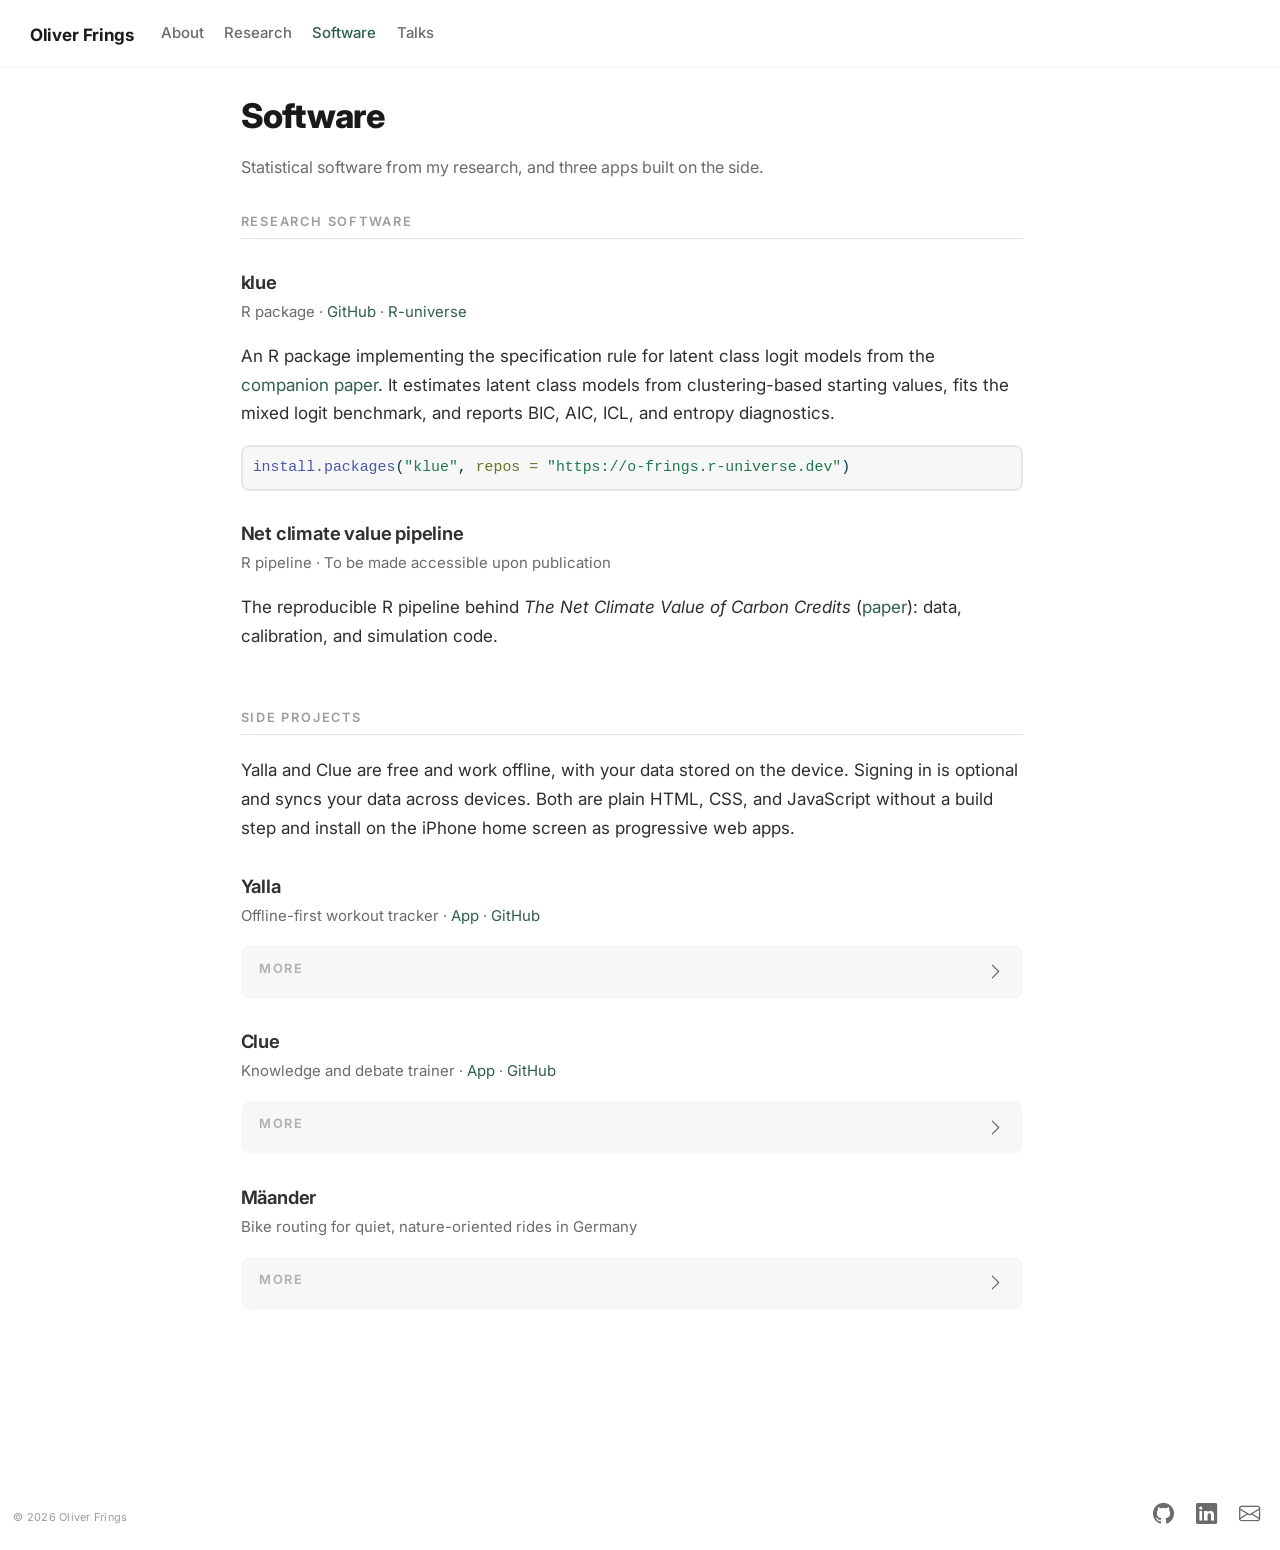
<file: docs/software.html>
<!DOCTYPE html>
<html xmlns="http://www.w3.org/1999/xhtml" lang="en" xml:lang="en"><head>

<meta charset="utf-8">
<meta name="generator" content="quarto-1.9.38">

<meta name="viewport" content="width=device-width, initial-scale=1.0, user-scalable=yes">

<meta name="description" content="The klue R package for latent class logit models, a reproducible carbon-credit analysis pipeline, and three web apps.">

<title>Software – Oliver Frings</title>
<style>
/* Default styles provided by pandoc.
** See https://pandoc.org/MANUAL.html#variables-for-html for config info.
*/
code{white-space: pre-wrap;}
span.smallcaps{font-variant: small-caps;}
div.columns{display: flex; gap: min(4vw, 1.5em);}
div.column{flex: auto; overflow-x: auto;}
div.hanging-indent{margin-left: 1.5em; text-indent: -1.5em;}
ul.task-list{list-style: none;}
ul.task-list li input[type="checkbox"] {
  width: 0.8em;
  margin: 0 0.8em 0.2em -1em; /* quarto-specific, see https://github.com/quarto-dev/quarto-cli/issues/4556 */ 
  vertical-align: middle;
}
/* CSS for syntax highlighting */
html { -webkit-text-size-adjust: 100%; }
pre > code.sourceCode { white-space: pre; position: relative; }
pre > code.sourceCode > span { display: inline-block; line-height: 1.25; }
pre > code.sourceCode > span:empty { height: 1.2em; }
.sourceCode { overflow: visible; }
code.sourceCode > span { color: inherit; text-decoration: inherit; }
div.sourceCode { margin: 1em 0; }
pre.sourceCode { margin: 0; }
@media screen {
div.sourceCode { overflow: auto; }
}
@media print {
pre > code.sourceCode { white-space: pre-wrap; }
pre > code.sourceCode > span { text-indent: -5em; padding-left: 5em; }
}
pre.numberSource code
  { counter-reset: source-line 0; }
pre.numberSource code > span
  { position: relative; left: -4em; counter-increment: source-line; }
pre.numberSource code > span > a:first-child::before
  { content: counter(source-line);
    position: relative; left: -1em; text-align: right; vertical-align: baseline;
    border: none; display: inline-block;
    -webkit-touch-callout: none; -webkit-user-select: none;
    -khtml-user-select: none; -moz-user-select: none;
    -ms-user-select: none; user-select: none;
    padding: 0 4px; width: 4em;
  }
pre.numberSource { margin-left: 3em;  padding-left: 4px; }
div.sourceCode
  {   }
@media screen {
pre > code.sourceCode > span > a:first-child::before { text-decoration: underline; }
}
</style>


<script src="site_libs/quarto-nav/quarto-nav.js"></script>
<script src="site_libs/quarto-nav/headroom.min.js"></script>
<link href="./assets/favicon.svg" rel="icon" type="image/svg+xml">
<script src="site_libs/clipboard/clipboard.min.js"></script>
<script src="site_libs/quarto-html/quarto.js" type="module"></script>
<script src="site_libs/quarto-html/tabsets/tabsets.js" type="module"></script>
<script src="site_libs/quarto-html/popper.min.js"></script>
<script src="site_libs/quarto-html/tippy.umd.min.js"></script>
<script src="site_libs/quarto-html/anchor.min.js"></script>
<link href="site_libs/quarto-html/tippy.css" rel="stylesheet">
<link href="site_libs/quarto-html/quarto-syntax-highlighting-15634bcf2e68342d4ad2dfa704d543f6.css" rel="stylesheet" id="quarto-text-highlighting-styles">
<script src="site_libs/bootstrap/bootstrap.min.js"></script>
<link href="site_libs/bootstrap/bootstrap-icons.css" rel="stylesheet">
<link href="site_libs/bootstrap/bootstrap-27bd8bb608dc427fdfa8d086161c85e0.min.css" rel="stylesheet" append-hash="true" id="quarto-bootstrap" data-mode="light">
<script id="quarto-search-options" type="application/json">{
  "language": {
    "search-no-results-text": "No results",
    "search-matching-documents-text": "matching documents",
    "search-copy-link-title": "Copy link to search",
    "search-hide-matches-text": "Hide additional matches",
    "search-more-match-text": "more match in this document",
    "search-more-matches-text": "more matches in this document",
    "search-clear-button-title": "Clear",
    "search-text-placeholder": "",
    "search-detached-cancel-button-title": "Cancel",
    "search-submit-button-title": "Submit",
    "search-label": "Search"
  }
}</script>
<meta name="google-site-verification" content="ge5UxnFAmTENljh_lLbu57GB_MoQD5yZYR192TMtkgE">
<link rel="preconnect" href="https://fonts.googleapis.com">
<link rel="preconnect" href="https://fonts.gstatic.com" crossorigin="">
<link href="https://fonts.googleapis.com/css2?family=Inter:wght@400;500;600;700;800&amp;display=swap" rel="stylesheet">
<script type="application/ld+json">
{
  "@context": "https://schema.org",
  "@type": "Person",
  "name": "Oliver Frings",
  "url": "https://o-frings.github.io",
  "image": "https://o-frings.github.io/assets/profile.jpg",
  "jobTitle": "PhD Candidate in Economics",
  "worksFor": [
    {"@type": "Organization", "name": "AgroParisTech"},
    {"@type": "Organization", "name": "Climate Economics Chair"}
  ],
  "affiliation": [
    {"@type": "Organization", "name": "University of Cambridge, Department of Land Economy"},
    {"@type": "Organization", "name": "University of Cambridge, Darwin College"}
  ],
  "email": "oliver.frings@ik.me",
  "sameAs": [
    "https://orcid.org/0000-0003-2682-2304",
    "https://scholar.google.com/citations?user=DgFqKHYAAAAJ",
    "https://www.linkedin.com/in/oliver-frings-x161/",
    "https://github.com/o-frings"
  ]
}
</script>


<meta property="og:title" content="Software – Oliver Frings">
<meta property="og:description" content="The klue R package for latent class logit models, a reproducible carbon-credit analysis pipeline, and three web apps.">
<meta property="og:image" content="https://o-frings.github.io/assets/profile.jpg">
<meta property="og:site_name" content="Oliver Frings">
<meta name="twitter:title" content="Software – Oliver Frings">
<meta name="twitter:description" content="The klue R package for latent class logit models, a reproducible carbon-credit analysis pipeline, and three web apps.">
<meta name="twitter:image" content="https://o-frings.github.io/assets/profile.jpg">
<meta name="twitter:card" content="summary">
</head>

<body class="nav-fixed fullcontent quarto-light">

<div id="quarto-search-results"></div>
  <header id="quarto-header" class="headroom fixed-top">
    <nav class="navbar navbar-expand-lg " data-bs-theme="dark">
      <div class="navbar-container container-fluid">
      <div class="navbar-brand-container mx-auto">
    <a class="navbar-brand" href="./index.html">
    <span class="navbar-title">Oliver Frings</span>
    </a>
  </div>
          <button class="navbar-toggler" type="button" data-bs-toggle="collapse" data-bs-target="#navbarCollapse" aria-controls="navbarCollapse" role="menu" aria-expanded="false" aria-label="Toggle navigation" onclick="if (window.quartoToggleHeadroom) { window.quartoToggleHeadroom(); }">
  <span class="navbar-toggler-icon"></span>
</button>
          <div class="collapse navbar-collapse" id="navbarCollapse">
            <ul class="navbar-nav navbar-nav-scroll me-auto">
  <li class="nav-item">
    <a class="nav-link" href="./index.html"> 
<span class="menu-text">About</span></a>
  </li>  
  <li class="nav-item">
    <a class="nav-link" href="./research.html"> 
<span class="menu-text">Research</span></a>
  </li>  
  <li class="nav-item">
    <a class="nav-link active" href="./software.html" aria-current="page"> 
<span class="menu-text">Software</span></a>
  </li>  
  <li class="nav-item">
    <a class="nav-link" href="./talks.html"> 
<span class="menu-text">Talks</span></a>
  </li>  
</ul>
          </div> <!-- /navcollapse -->
            <div class="quarto-navbar-tools">
</div>
      </div> <!-- /container-fluid -->
    </nav>
</header>
<!-- content -->
<div id="quarto-content" class="quarto-container page-columns page-rows-contents page-layout-article page-navbar">
<!-- sidebar -->
<!-- margin-sidebar -->
    
<!-- main -->
<main class="content" id="quarto-document-content">

<header id="title-block-header" class="quarto-title-block default">
<div class="quarto-title">
<h1 class="title">Software</h1>
</div>

<div>
  <div class="description">
    The klue R package for latent class logit models, a reproducible carbon-credit analysis pipeline, and three web apps.
  </div>
</div>


<div class="quarto-title-meta">

    
  
    
  </div>
  


</header>


<p><span class="lead-line">Statistical software from my research, and three apps built on the side.</span></p>
<section id="research-software" class="level2">
<h2 class="anchored" data-anchor-id="research-software">Research software</h2>
<section id="klue" class="level3">
<h3 class="anchored" data-anchor-id="klue">klue</h3>
<p><span class="meta">R package · <a href="https://github.com/o-frings/klue">GitHub</a> · <a href="https://o-frings.r-universe.dev/klue">R-universe</a></span></p>
<p>An R package implementing the specification rule for latent class logit models from the <a href="./research.html#classes-or-continuum">companion paper</a>. It estimates latent class models from clustering-based starting values, fits the mixed logit benchmark, and reports BIC, AIC, ICL, and entropy diagnostics.</p>
<div class="code-copy-outer-scaffold"><div class="sourceCode" id="cb1"><pre class="sourceCode r code-with-copy"><code class="sourceCode r"><span id="cb1-1"><a href="#cb1-1" aria-hidden="true" tabindex="-1"></a><span class="fu">install.packages</span>(<span class="st">"klue"</span>, <span class="at">repos =</span> <span class="st">"https://o-frings.r-universe.dev"</span>)</span></code></pre></div><button title="Copy to Clipboard" class="code-copy-button"><i class="bi"></i></button></div>
</section>
<section id="net-climate-value-pipeline" class="level3">
<h3 class="anchored" data-anchor-id="net-climate-value-pipeline">Net climate value pipeline</h3>
<p><span class="meta">R pipeline · To be made accessible upon publication</span></p>
<p>The reproducible R pipeline behind <em>The Net Climate Value of Carbon Credits</em> (<a href="./research.html#net-climate-value">paper</a>): data, calibration, and simulation code.</p>
</section>
</section>
<section id="side-projects" class="level2">
<h2 class="anchored" data-anchor-id="side-projects">Side projects</h2>
<p>Yalla and Clue are free and work offline, with your data stored on the device. Signing in is optional and syncs your data across devices. Both are plain HTML, CSS, and JavaScript without a build step and install on the iPhone home screen as progressive web apps.</p>
<section id="yalla" class="level3">
<h3 class="anchored" data-anchor-id="yalla">Yalla</h3>
<p><span class="meta">Offline-first workout tracker · <a href="https://o-frings.github.io/yalla/">App</a> · <a href="https://github.com/o-frings/yalla">GitHub</a></span></p>
<div class="callout callout-style-simple callout-note no-icon callout-titled" title="More">
<div class="callout-header d-flex align-content-center collapsed" data-bs-toggle="collapse" data-bs-target=".callout-1-contents" aria-controls="callout-1" aria-expanded="false" aria-label="Toggle callout">
<div class="callout-icon-container">
<i class="callout-icon no-icon"></i>
</div>
<div class="callout-title-container flex-fill">
<span class="screen-reader-only">Note</span>More
</div>
<div class="callout-btn-toggle d-inline-block border-0 py-1 ps-1 pe-0 float-end"><i class="callout-toggle"></i></div>
</div>
<div id="callout-1" class="callout-1-contents callout-collapse collapse">
<div class="callout-body-container callout-body">
<p>It tracks training volume across twelve muscle groups, shown as a balance radar, and suggests deload weeks from cumulative load. It builds plans around your venue (home, park, gym) and logged injuries. Volume for bodyweight exercises counts body weight plus any added weight. When signed in, you can share workouts with friends and opt in to a push reminder when you have not trained for two days. On iPhone and iPad, a Shortcut adds finished workouts to Apple Health.</p>
</div>
</div>
</div>
</section>
<section id="clue" class="level3">
<h3 class="anchored" data-anchor-id="clue">Clue</h3>
<p><span class="meta">Knowledge and debate trainer · <a href="https://o-frings.github.io/clue/">App</a> · <a href="https://github.com/o-frings/clue">GitHub</a></span></p>
<div class="callout callout-style-simple callout-note no-icon callout-titled" title="More">
<div class="callout-header d-flex align-content-center collapsed" data-bs-toggle="collapse" data-bs-target=".callout-2-contents" aria-controls="callout-2" aria-expanded="false" aria-label="Toggle callout">
<div class="callout-icon-container">
<i class="callout-icon no-icon"></i>
</div>
<div class="callout-title-container flex-fill">
<span class="screen-reader-only">Note</span>More
</div>
<div class="callout-btn-toggle d-inline-block border-0 py-1 ps-1 pe-0 float-end"><i class="callout-toggle"></i></div>
</div>
<div id="callout-2" class="callout-2-contents callout-collapse collapse">
<div class="callout-body-container callout-body">
<p>New cards turn up in a discovery feed and open in layers, starting with the gist. A simplified SM-2 spaced-repetition schedule brings cards back for review. A map of what you know grows as you learn and shows cards due for review as faded nodes. Every card cites sources from an evidence registry, which records the strength of evidence for each source.</p>
</div>
</div>
</div>
</section>
<section id="mäander" class="level3">
<h3 class="anchored" data-anchor-id="mäander">Mäander</h3>
<p><span class="meta">Bike routing for quiet, nature-oriented rides in Germany</span></p>
<div class="callout callout-style-simple callout-note no-icon callout-titled" title="More">
<div class="callout-header d-flex align-content-center collapsed" data-bs-toggle="collapse" data-bs-target=".callout-3-contents" aria-controls="callout-3" aria-expanded="false" aria-label="Toggle callout">
<div class="callout-icon-container">
<i class="callout-icon no-icon"></i>
</div>
<div class="callout-title-container flex-fill">
<span class="screen-reader-only">Note</span>More
</div>
<div class="callout-btn-toggle d-inline-block border-0 py-1 ps-1 pe-0 float-end"><i class="callout-toggle"></i></div>
</div>
<div id="callout-3" class="callout-3-contents callout-collapse collapse">
<div class="callout-body-container callout-body">
<p>Mäander (TypeScript, MapLibre, BRouter) uses a custom routing profile that favours parks and forests and avoids busy roads. Motorways carry a 700 m noise halo, and forest tracks cost a fraction of paved roads. One slider moves a route from fastest to greenest. It also plans round trips of a chosen length and compass direction and compares several route alternatives side by side.</p>
</div>
</div>
</div>


</section>
</section>

</main> <!-- /main -->
<script id="quarto-html-after-body" type="application/javascript">
  window.document.addEventListener("DOMContentLoaded", function (event) {
    const icon = "";
    const anchorJS = new window.AnchorJS();
    anchorJS.options = {
      placement: 'right',
      icon: icon
    };
    anchorJS.add('.anchored');
    const isCodeAnnotation = (el) => {
      for (const clz of el.classList) {
        if (clz.startsWith('code-annotation-')) {                     
          return true;
        }
      }
      return false;
    }
    const onCopySuccess = function(e) {
      // button target
      const button = e.trigger;
      // don't keep focus
      button.blur();
      // flash "checked"
      button.classList.add('code-copy-button-checked');
      var currentTitle = button.getAttribute("title");
      button.setAttribute("title", "Copied!");
      let tooltip;
      if (window.bootstrap) {
        button.setAttribute("data-bs-toggle", "tooltip");
        button.setAttribute("data-bs-placement", "left");
        button.setAttribute("data-bs-title", "Copied!");
        tooltip = new bootstrap.Tooltip(button, 
          { trigger: "manual", 
            customClass: "code-copy-button-tooltip",
            offset: [0, -8]});
        tooltip.show();    
      }
      setTimeout(function() {
        if (tooltip) {
          tooltip.hide();
          button.removeAttribute("data-bs-title");
          button.removeAttribute("data-bs-toggle");
          button.removeAttribute("data-bs-placement");
        }
        button.setAttribute("title", currentTitle);
        button.classList.remove('code-copy-button-checked');
      }, 1000);
      // clear code selection
      e.clearSelection();
    }
    const getTextToCopy = function(trigger) {
      const outerScaffold = trigger.parentElement.cloneNode(true);
      const codeEl = outerScaffold.querySelector('code');
      for (const childEl of codeEl.children) {
        if (isCodeAnnotation(childEl)) {
          childEl.remove();
        }
      }
      return codeEl.innerText;
    }
    const clipboard = new window.ClipboardJS('.code-copy-button:not([data-in-quarto-modal])', {
      text: getTextToCopy
    });
    clipboard.on('success', onCopySuccess);
    if (window.document.getElementById('quarto-embedded-source-code-modal')) {
      const clipboardModal = new window.ClipboardJS('.code-copy-button[data-in-quarto-modal]', {
        text: getTextToCopy,
        container: window.document.getElementById('quarto-embedded-source-code-modal')
      });
      clipboardModal.on('success', onCopySuccess);
    }
      var localhostRegex = new RegExp(/^(?:http|https):\/\/localhost\:?[0-9]*\//);
      var mailtoRegex = new RegExp(/^mailto:/);
        var filterRegex = new RegExp("https:\/\/o-frings\.github\.io");
      var isInternal = (href) => {
          return filterRegex.test(href) || localhostRegex.test(href) || mailtoRegex.test(href);
      }
      // Inspect non-navigation links and adorn them if external
     var links = window.document.querySelectorAll('a[href]:not(.nav-link):not(.navbar-brand):not(.toc-action):not(.sidebar-link):not(.sidebar-item-toggle):not(.pagination-link):not(.no-external):not([aria-hidden]):not(.dropdown-item):not(.quarto-navigation-tool):not(.about-link)');
      for (var i=0; i<links.length; i++) {
        const link = links[i];
        if (!isInternal(link.href)) {
          // undo the damage that might have been done by quarto-nav.js in the case of
          // links that we want to consider external
          if (link.dataset.originalHref !== undefined) {
            link.href = link.dataset.originalHref;
          }
            // target, if specified
            link.setAttribute("target", "_blank");
            if (link.getAttribute("rel") === null) {
              link.setAttribute("rel", "noopener");
            }
        }
      }
    function tippyHover(el, contentFn, onTriggerFn, onUntriggerFn) {
      const config = {
        allowHTML: true,
        maxWidth: 500,
        delay: 100,
        arrow: false,
        appendTo: function(el) {
            return el.parentElement;
        },
        interactive: true,
        interactiveBorder: 10,
        theme: 'quarto',
        placement: 'bottom-start',
      };
      if (contentFn) {
        config.content = contentFn;
      }
      if (onTriggerFn) {
        config.onTrigger = onTriggerFn;
      }
      if (onUntriggerFn) {
        config.onUntrigger = onUntriggerFn;
      }
      window.tippy(el, config); 
    }
    const noterefs = window.document.querySelectorAll('a[role="doc-noteref"]');
    for (var i=0; i<noterefs.length; i++) {
      const ref = noterefs[i];
      tippyHover(ref, function() {
        // use id or data attribute instead here
        let href = ref.getAttribute('data-footnote-href') || ref.getAttribute('href');
        try { href = new URL(href).hash; } catch {}
        const id = href.replace(/^#\/?/, "");
        const note = window.document.getElementById(id);
        if (note) {
          return note.innerHTML;
        } else {
          return "";
        }
      });
    }
    const xrefs = window.document.querySelectorAll('a.quarto-xref');
    const processXRef = (id, note) => {
      // Strip column container classes
      const stripColumnClz = (el) => {
        el.classList.remove("page-full", "page-columns");
        if (el.children) {
          for (const child of el.children) {
            stripColumnClz(child);
          }
        }
      }
      stripColumnClz(note)
      if (id === null || id.startsWith('sec-')) {
        // Special case sections, only their first couple elements
        const container = document.createElement("div");
        if (note.children && note.children.length > 2) {
          container.appendChild(note.children[0].cloneNode(true));
          for (let i = 1; i < note.children.length; i++) {
            const child = note.children[i];
            if (child.tagName === "P" && child.innerText === "") {
              continue;
            } else {
              container.appendChild(child.cloneNode(true));
              break;
            }
          }
          if (window.Quarto?.typesetMath) {
            window.Quarto.typesetMath(container);
          }
          return container.innerHTML
        } else {
          if (window.Quarto?.typesetMath) {
            window.Quarto.typesetMath(note);
          }
          return note.innerHTML;
        }
      } else {
        // Remove any anchor links if they are present
        const anchorLink = note.querySelector('a.anchorjs-link');
        if (anchorLink) {
          anchorLink.remove();
        }
        if (window.Quarto?.typesetMath) {
          window.Quarto.typesetMath(note);
        }
        if (note.classList.contains("callout")) {
          return note.outerHTML;
        } else {
          return note.innerHTML;
        }
      }
    }
    for (var i=0; i<xrefs.length; i++) {
      const xref = xrefs[i];
      tippyHover(xref, undefined, function(instance) {
        instance.disable();
        let url = xref.getAttribute('href');
        let hash = undefined; 
        if (url.startsWith('#')) {
          hash = url;
        } else {
          try { hash = new URL(url).hash; } catch {}
        }
        if (hash) {
          const id = hash.replace(/^#\/?/, "");
          const note = window.document.getElementById(id);
          if (note !== null) {
            try {
              const html = processXRef(id, note.cloneNode(true));
              instance.setContent(html);
            } finally {
              instance.enable();
              instance.show();
            }
          } else {
            // See if we can fetch this
            fetch(url.split('#')[0])
            .then(res => res.text())
            .then(html => {
              const parser = new DOMParser();
              const htmlDoc = parser.parseFromString(html, "text/html");
              const note = htmlDoc.getElementById(id);
              if (note !== null) {
                const html = processXRef(id, note);
                instance.setContent(html);
              } 
            }).finally(() => {
              instance.enable();
              instance.show();
            });
          }
        } else {
          // See if we can fetch a full url (with no hash to target)
          // This is a special case and we should probably do some content thinning / targeting
          fetch(url)
          .then(res => res.text())
          .then(html => {
            const parser = new DOMParser();
            const htmlDoc = parser.parseFromString(html, "text/html");
            const note = htmlDoc.querySelector('main.content');
            if (note !== null) {
              // This should only happen for chapter cross references
              // (since there is no id in the URL)
              // remove the first header
              if (note.children.length > 0 && note.children[0].tagName === "HEADER") {
                note.children[0].remove();
              }
              const html = processXRef(null, note);
              instance.setContent(html);
            } 
          }).finally(() => {
            instance.enable();
            instance.show();
          });
        }
      }, function(instance) {
      });
    }
        let selectedAnnoteEl;
        const selectorForAnnotation = ( cell, annotation) => {
          let cellAttr = 'data-code-cell="' + cell + '"';
          let lineAttr = 'data-code-annotation="' +  annotation + '"';
          const selector = 'span[' + cellAttr + '][' + lineAttr + ']';
          return selector;
        }
        const selectCodeLines = (annoteEl) => {
          const doc = window.document;
          const targetCell = annoteEl.getAttribute("data-target-cell");
          const targetAnnotation = annoteEl.getAttribute("data-target-annotation");
          const annoteSpan = window.document.querySelector(selectorForAnnotation(targetCell, targetAnnotation));
          const lines = annoteSpan.getAttribute("data-code-lines").split(",");
          const lineIds = lines.map((line) => {
            return targetCell + "-" + line;
          })
          let top = null;
          let height = null;
          let parent = null;
          if (lineIds.length > 0) {
              //compute the position of the single el (top and bottom and make a div)
              const el = window.document.getElementById(lineIds[0]);
              top = el.offsetTop;
              height = el.offsetHeight;
              parent = el.parentElement.parentElement;
            if (lineIds.length > 1) {
              const lastEl = window.document.getElementById(lineIds[lineIds.length - 1]);
              const bottom = lastEl.offsetTop + lastEl.offsetHeight;
              height = bottom - top;
            }
            if (top !== null && height !== null && parent !== null) {
              // cook up a div (if necessary) and position it 
              let div = window.document.getElementById("code-annotation-line-highlight");
              if (div === null) {
                div = window.document.createElement("div");
                div.setAttribute("id", "code-annotation-line-highlight");
                div.style.position = 'absolute';
                parent.appendChild(div);
              }
              div.style.top = top - 2 + "px";
              div.style.height = height + 4 + "px";
              div.style.left = 0;
              let gutterDiv = window.document.getElementById("code-annotation-line-highlight-gutter");
              if (gutterDiv === null) {
                gutterDiv = window.document.createElement("div");
                gutterDiv.setAttribute("id", "code-annotation-line-highlight-gutter");
                gutterDiv.style.position = 'absolute';
                const codeCell = window.document.getElementById(targetCell);
                const gutter = codeCell.querySelector('.code-annotation-gutter');
                gutter.appendChild(gutterDiv);
              }
              gutterDiv.style.top = top - 2 + "px";
              gutterDiv.style.height = height + 4 + "px";
            }
            selectedAnnoteEl = annoteEl;
          }
        };
        const unselectCodeLines = () => {
          const elementsIds = ["code-annotation-line-highlight", "code-annotation-line-highlight-gutter"];
          elementsIds.forEach((elId) => {
            const div = window.document.getElementById(elId);
            if (div) {
              div.remove();
            }
          });
          selectedAnnoteEl = undefined;
        };
          // Handle positioning of the toggle
      window.addEventListener(
        "resize",
        throttle(() => {
          elRect = undefined;
          if (selectedAnnoteEl) {
            selectCodeLines(selectedAnnoteEl);
          }
        }, 10)
      );
      function throttle(fn, ms) {
      let throttle = false;
      let timer;
        return (...args) => {
          if(!throttle) { // first call gets through
              fn.apply(this, args);
              throttle = true;
          } else { // all the others get throttled
              if(timer) clearTimeout(timer); // cancel #2
              timer = setTimeout(() => {
                fn.apply(this, args);
                timer = throttle = false;
              }, ms);
          }
        };
      }
        // Attach click handler to the DT
        const annoteDls = window.document.querySelectorAll('dt[data-target-cell]');
        for (const annoteDlNode of annoteDls) {
          annoteDlNode.addEventListener('click', (event) => {
            const clickedEl = event.target;
            if (clickedEl !== selectedAnnoteEl) {
              unselectCodeLines();
              const activeEl = window.document.querySelector('dt[data-target-cell].code-annotation-active');
              if (activeEl) {
                activeEl.classList.remove('code-annotation-active');
              }
              selectCodeLines(clickedEl);
              clickedEl.classList.add('code-annotation-active');
            } else {
              // Unselect the line
              unselectCodeLines();
              clickedEl.classList.remove('code-annotation-active');
            }
          });
        }
    const findCites = (el) => {
      const parentEl = el.parentElement;
      if (parentEl) {
        const cites = parentEl.dataset.cites;
        if (cites) {
          return {
            el,
            cites: cites.split(' ')
          };
        } else {
          return findCites(el.parentElement)
        }
      } else {
        return undefined;
      }
    };
    var bibliorefs = window.document.querySelectorAll('a[role="doc-biblioref"]');
    for (var i=0; i<bibliorefs.length; i++) {
      const ref = bibliorefs[i];
      const citeInfo = findCites(ref);
      if (citeInfo) {
        tippyHover(citeInfo.el, function() {
          var popup = window.document.createElement('div');
          citeInfo.cites.forEach(function(cite) {
            var citeDiv = window.document.createElement('div');
            citeDiv.classList.add('hanging-indent');
            citeDiv.classList.add('csl-entry');
            var biblioDiv = window.document.getElementById('ref-' + cite);
            if (biblioDiv) {
              citeDiv.innerHTML = biblioDiv.innerHTML;
            }
            popup.appendChild(citeDiv);
          });
          return popup.innerHTML;
        });
      }
    }
  });
  </script>
</div> <!-- /content -->
<footer class="footer">
  <div class="nav-footer">
    <div class="nav-footer-left">
<p>© 2026 Oliver Frings</p>
</div>   
    <div class="nav-footer-center">
      &nbsp;
    </div>
    <div class="nav-footer-right">
      <ul class="footer-items list-unstyled">
    <li class="nav-item compact">
    <a class="nav-link" href="https://github.com/o-frings">
      <i class="bi bi-github" role="img" aria-label="GitHub">
</i> 
    </a>
  </li>  
    <li class="nav-item compact">
    <a class="nav-link" href="https://www.linkedin.com/in/oliver-frings-x161/">
      <i class="bi bi-linkedin" role="img" aria-label="LinkedIn">
</i> 
    </a>
  </li>  
    <li class="nav-item compact">
    <a class="nav-link" href="mailto:oliver.frings@ik.me">
      <i class="bi bi-envelope" role="img" aria-label="Email">
</i> 
    </a>
  </li>  
</ul>
    </div>
  </div>
</footer>
<script>
// Header tracks the scroll 1:1 (Yalla-style): slides out with
// downward scroll, slides back in step with upward scroll
(function () {
  var header = document.getElementById('quarto-header');
  if (!header) return;
  var lastY = window.scrollY, ty = 0;
  window.addEventListener('scroll', function () {
    var y = Math.max(0, window.scrollY);
    var d = y - lastY;
    lastY = y;
    var h = header.offsetHeight;
    ty = Math.min(0, Math.max(-h, ty - d));
    if (y <= 0) ty = 0;
    header.style.transform = 'translateY(' + ty + 'px)';
  }, { passive: true });
})();
</script>
<script>
// Swipe left/right on touch devices to move between pages
(function () {
  if (!('ontouchstart' in window)) return;
  var pages = ['index.html', 'research.html', 'software.html', 'talks.html'];
  var path = location.pathname.split('/').pop() || 'index.html';
  var i = pages.indexOf(path);
  if (i < 0) return;
  var x0 = null, y0 = 0, t0 = 0;
  document.addEventListener('touchstart', function (e) {
    if (e.touches.length !== 1) { x0 = null; return; }
    x0 = e.touches[0].clientX; y0 = e.touches[0].clientY; t0 = Date.now();
  }, { passive: true });
  document.addEventListener('touchend', function (e) {
    if (x0 === null) return;
    var dx = e.changedTouches[0].clientX - x0;
    var dy = e.changedTouches[0].clientY - y0;
    var dt = Date.now() - t0;
    x0 = null;
    if (dt > 600 || Math.abs(dx) < 70 || Math.abs(dy) > 50) return;
    var j = dx < 0 ? i + 1 : i - 1;
    if (j < 0 || j >= pages.length) return;
    location.href = pages[j];
  }, { passive: true });
})();
</script>




</body></html>
</file>
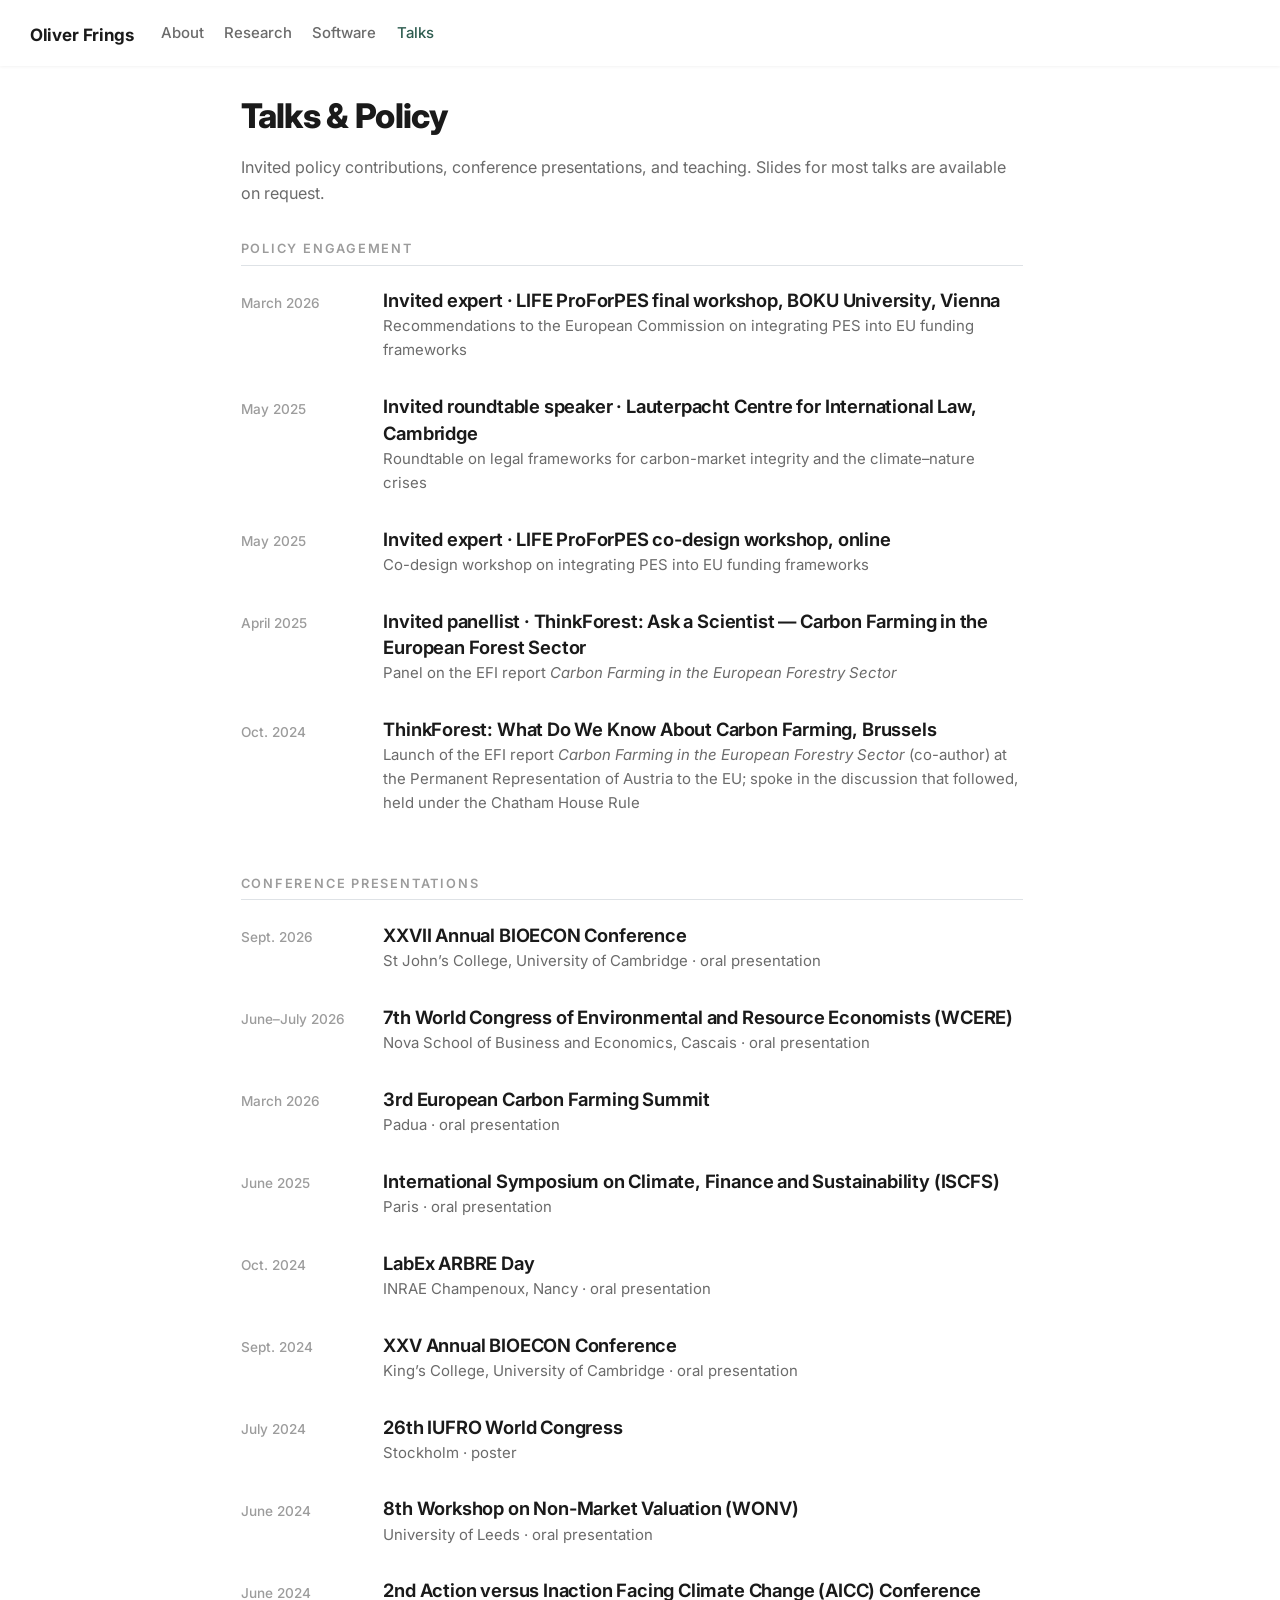
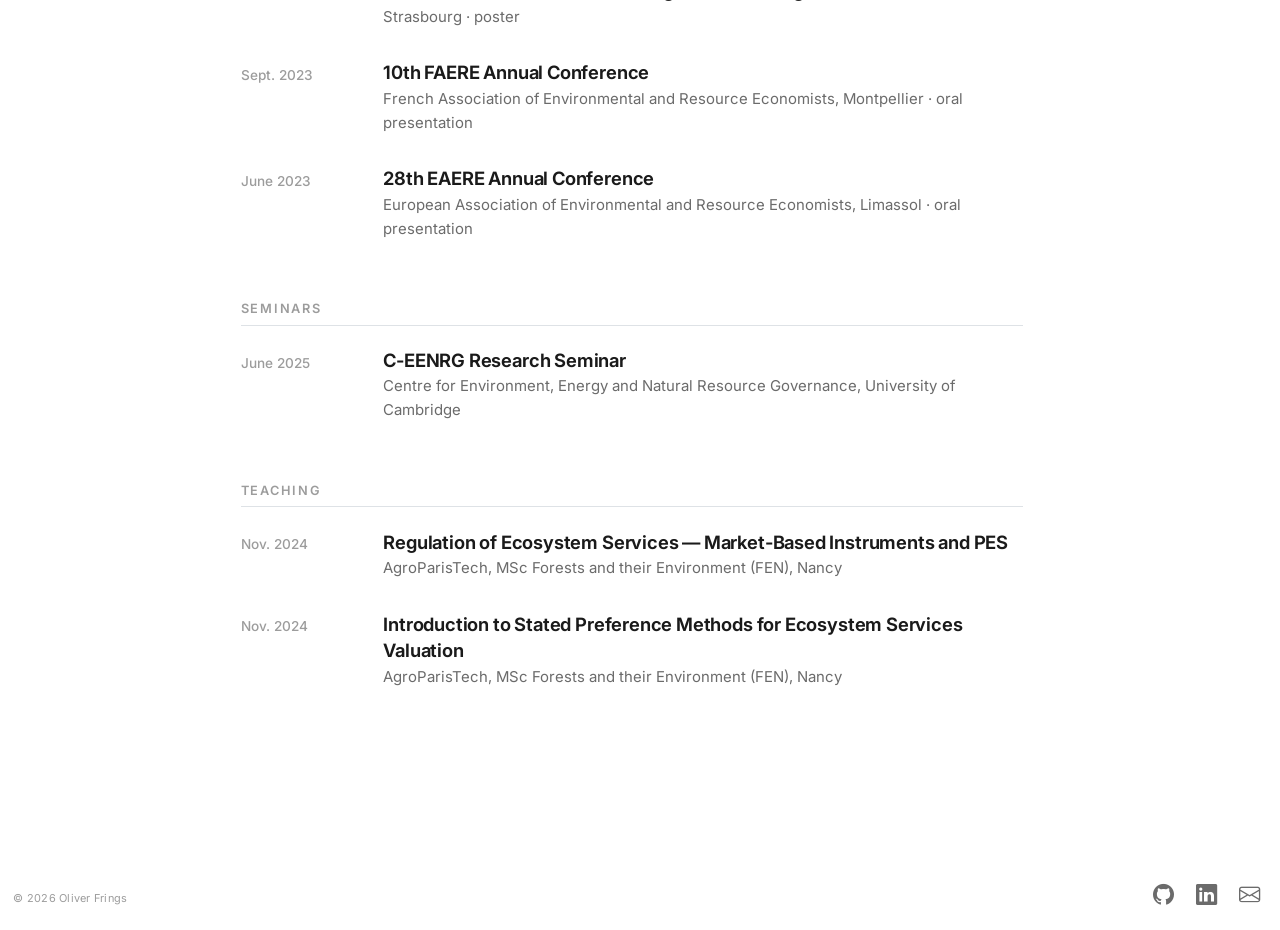
<file: docs/talks.html>
<!DOCTYPE html>
<html xmlns="http://www.w3.org/1999/xhtml" lang="en" xml:lang="en"><head>

<meta charset="utf-8">
<meta name="generator" content="quarto-1.9.38">

<meta name="viewport" content="width=device-width, initial-scale=1.0, user-scalable=yes">

<meta name="description" content="Policy panels on EU carbon farming, conference presentations (EAERE, BIOECON, WCERE), and teaching.">

<title>Talks &amp; Policy – Oliver Frings</title>
<style>
/* Default styles provided by pandoc.
** See https://pandoc.org/MANUAL.html#variables-for-html for config info.
*/
code{white-space: pre-wrap;}
span.smallcaps{font-variant: small-caps;}
div.columns{display: flex; gap: min(4vw, 1.5em);}
div.column{flex: auto; overflow-x: auto;}
div.hanging-indent{margin-left: 1.5em; text-indent: -1.5em;}
ul.task-list{list-style: none;}
ul.task-list li input[type="checkbox"] {
  width: 0.8em;
  margin: 0 0.8em 0.2em -1em; /* quarto-specific, see https://github.com/quarto-dev/quarto-cli/issues/4556 */ 
  vertical-align: middle;
}
</style>


<script src="site_libs/quarto-nav/quarto-nav.js"></script>
<script src="site_libs/quarto-nav/headroom.min.js"></script>
<link href="./assets/favicon.svg" rel="icon" type="image/svg+xml">
<script src="site_libs/clipboard/clipboard.min.js"></script>
<script src="site_libs/quarto-html/quarto.js" type="module"></script>
<script src="site_libs/quarto-html/tabsets/tabsets.js" type="module"></script>
<script src="site_libs/quarto-html/popper.min.js"></script>
<script src="site_libs/quarto-html/tippy.umd.min.js"></script>
<script src="site_libs/quarto-html/anchor.min.js"></script>
<link href="site_libs/quarto-html/tippy.css" rel="stylesheet">
<link href="site_libs/quarto-html/quarto-syntax-highlighting-15634bcf2e68342d4ad2dfa704d543f6.css" rel="stylesheet" id="quarto-text-highlighting-styles">
<script src="site_libs/bootstrap/bootstrap.min.js"></script>
<link href="site_libs/bootstrap/bootstrap-icons.css" rel="stylesheet">
<link href="site_libs/bootstrap/bootstrap-27bd8bb608dc427fdfa8d086161c85e0.min.css" rel="stylesheet" append-hash="true" id="quarto-bootstrap" data-mode="light">
<script id="quarto-search-options" type="application/json">{
  "language": {
    "search-no-results-text": "No results",
    "search-matching-documents-text": "matching documents",
    "search-copy-link-title": "Copy link to search",
    "search-hide-matches-text": "Hide additional matches",
    "search-more-match-text": "more match in this document",
    "search-more-matches-text": "more matches in this document",
    "search-clear-button-title": "Clear",
    "search-text-placeholder": "",
    "search-detached-cancel-button-title": "Cancel",
    "search-submit-button-title": "Submit",
    "search-label": "Search"
  }
}</script>
<meta name="google-site-verification" content="ge5UxnFAmTENljh_lLbu57GB_MoQD5yZYR192TMtkgE">
<link rel="preconnect" href="https://fonts.googleapis.com">
<link rel="preconnect" href="https://fonts.gstatic.com" crossorigin="">
<link href="https://fonts.googleapis.com/css2?family=Inter:wght@400;500;600;700;800&amp;display=swap" rel="stylesheet">
<script type="application/ld+json">
{
  "@context": "https://schema.org",
  "@type": "Person",
  "name": "Oliver Frings",
  "url": "https://o-frings.github.io",
  "image": "https://o-frings.github.io/assets/profile.jpg",
  "jobTitle": "PhD Candidate in Economics",
  "worksFor": [
    {"@type": "Organization", "name": "AgroParisTech"},
    {"@type": "Organization", "name": "Climate Economics Chair"}
  ],
  "affiliation": [
    {"@type": "Organization", "name": "University of Cambridge, Department of Land Economy"},
    {"@type": "Organization", "name": "University of Cambridge, Darwin College"}
  ],
  "email": "oliver.frings@ik.me",
  "sameAs": [
    "https://orcid.org/0000-0003-2682-2304",
    "https://scholar.google.com/citations?user=DgFqKHYAAAAJ",
    "https://www.linkedin.com/in/oliver-frings-x161/",
    "https://github.com/o-frings"
  ]
}
</script>


<meta property="og:title" content="Talks &amp; Policy – Oliver Frings">
<meta property="og:description" content="Policy panels on EU carbon farming, conference presentations (EAERE, BIOECON, WCERE), and teaching.">
<meta property="og:image" content="https://o-frings.github.io/assets/profile.jpg">
<meta property="og:site_name" content="Oliver Frings">
<meta name="twitter:title" content="Talks &amp; Policy – Oliver Frings">
<meta name="twitter:description" content="Policy panels on EU carbon farming, conference presentations (EAERE, BIOECON, WCERE), and teaching.">
<meta name="twitter:image" content="https://o-frings.github.io/assets/profile.jpg">
<meta name="twitter:card" content="summary">
</head>

<body class="nav-fixed fullcontent quarto-light">

<div id="quarto-search-results"></div>
  <header id="quarto-header" class="headroom fixed-top">
    <nav class="navbar navbar-expand-lg " data-bs-theme="dark">
      <div class="navbar-container container-fluid">
      <div class="navbar-brand-container mx-auto">
    <a class="navbar-brand" href="./index.html">
    <span class="navbar-title">Oliver Frings</span>
    </a>
  </div>
          <button class="navbar-toggler" type="button" data-bs-toggle="collapse" data-bs-target="#navbarCollapse" aria-controls="navbarCollapse" role="menu" aria-expanded="false" aria-label="Toggle navigation" onclick="if (window.quartoToggleHeadroom) { window.quartoToggleHeadroom(); }">
  <span class="navbar-toggler-icon"></span>
</button>
          <div class="collapse navbar-collapse" id="navbarCollapse">
            <ul class="navbar-nav navbar-nav-scroll me-auto">
  <li class="nav-item">
    <a class="nav-link" href="./index.html"> 
<span class="menu-text">About</span></a>
  </li>  
  <li class="nav-item">
    <a class="nav-link" href="./research.html"> 
<span class="menu-text">Research</span></a>
  </li>  
  <li class="nav-item">
    <a class="nav-link" href="./software.html"> 
<span class="menu-text">Software</span></a>
  </li>  
  <li class="nav-item">
    <a class="nav-link active" href="./talks.html" aria-current="page"> 
<span class="menu-text">Talks</span></a>
  </li>  
</ul>
          </div> <!-- /navcollapse -->
            <div class="quarto-navbar-tools">
</div>
      </div> <!-- /container-fluid -->
    </nav>
</header>
<!-- content -->
<div id="quarto-content" class="quarto-container page-columns page-rows-contents page-layout-article page-navbar">
<!-- sidebar -->
<!-- margin-sidebar -->
    
<!-- main -->
<main class="content" id="quarto-document-content">

<header id="title-block-header" class="quarto-title-block default">
<div class="quarto-title">
<h1 class="title">Talks &amp; Policy</h1>
</div>

<div>
  <div class="description">
    Policy panels on EU carbon farming, conference presentations (EAERE, BIOECON, WCERE), and teaching.
  </div>
</div>


<div class="quarto-title-meta">

    
  
    
  </div>
  


</header>


<p><span class="lead-line">Invited policy contributions, conference presentations, and teaching. Slides for most talks are available on request.</span></p>
<section id="policy-engagement" class="level2">
<h2 class="anchored" data-anchor-id="policy-engagement">Policy engagement</h2>
<p><span class="when">March 2026</span> <span class="what">Invited expert · LIFE ProForPES final workshop, BOKU University, Vienna</span> <span class="meta">Recommendations to the European Commission on integrating PES into EU funding frameworks</span></p>
<p><span class="when">May 2025</span> <span class="what">Invited roundtable speaker · Lauterpacht Centre for International Law, Cambridge</span> <span class="meta">Roundtable on legal frameworks for carbon-market integrity and the climate–nature crises</span></p>
<p><span class="when">May 2025</span> <span class="what">Invited expert · LIFE ProForPES co-design workshop, online</span> <span class="meta">Co-design workshop on integrating PES into EU funding frameworks</span></p>
<p><span class="when">April 2025</span> <span class="what">Invited panellist · ThinkForest: Ask a Scientist — Carbon Farming in the European Forest Sector</span> <span class="meta">Panel on the EFI report <em>Carbon Farming in the European Forestry Sector</em></span></p>
<p><span class="when">Oct.&nbsp;2024</span> <span class="what">ThinkForest: What Do We Know About Carbon Farming, Brussels</span> <span class="meta">Launch of the EFI report <em>Carbon Farming in the European Forestry Sector</em> (co-author) at the Permanent Representation of Austria to the EU; spoke in the discussion that followed, held under the Chatham House Rule</span></p>
</section>
<section id="conference-presentations" class="level2">
<h2 class="anchored" data-anchor-id="conference-presentations">Conference presentations</h2>
<p><span class="when">Sept.&nbsp;2026</span> <span class="what">XXVII Annual BIOECON Conference</span> <span class="meta">St John’s College, University of Cambridge · oral presentation</span></p>
<p><span class="when">June–July 2026</span> <span class="what">7th World Congress of Environmental and Resource Economists (WCERE)</span> <span class="meta">Nova School of Business and Economics, Cascais · oral presentation</span></p>
<p><span class="when">March 2026</span> <span class="what">3rd European Carbon Farming Summit</span> <span class="meta">Padua · oral presentation</span></p>
<p><span class="when">June 2025</span> <span class="what">International Symposium on Climate, Finance and Sustainability (ISCFS)</span> <span class="meta">Paris · oral presentation</span></p>
<p><span class="when">Oct.&nbsp;2024</span> <span class="what">LabEx ARBRE Day</span> <span class="meta">INRAE Champenoux, Nancy · oral presentation</span></p>
<p><span class="when">Sept.&nbsp;2024</span> <span class="what">XXV Annual BIOECON Conference</span> <span class="meta">King’s College, University of Cambridge · oral presentation</span></p>
<p><span class="when">July 2024</span> <span class="what">26th IUFRO World Congress</span> <span class="meta">Stockholm · poster</span></p>
<p><span class="when">June 2024</span> <span class="what">8th Workshop on Non-Market Valuation (WONV)</span> <span class="meta">University of Leeds · oral presentation</span></p>
<p><span class="when">June 2024</span> <span class="what">2nd Action versus Inaction Facing Climate Change (AICC) Conference</span> <span class="meta">Strasbourg · poster</span></p>
<p><span class="when">Sept.&nbsp;2023</span> <span class="what">10th FAERE Annual Conference</span> <span class="meta">French Association of Environmental and Resource Economists, Montpellier · oral presentation</span></p>
<p><span class="when">June 2023</span> <span class="what">28th EAERE Annual Conference</span> <span class="meta">European Association of Environmental and Resource Economists, Limassol · oral presentation</span></p>
</section>
<section id="seminars" class="level2">
<h2 class="anchored" data-anchor-id="seminars">Seminars</h2>
<p><span class="when">June 2025</span> <span class="what">C-EENRG Research Seminar</span> <span class="meta">Centre for Environment, Energy and Natural Resource Governance, University of Cambridge</span></p>
</section>
<section id="teaching" class="level2">
<h2 class="anchored" data-anchor-id="teaching">Teaching</h2>
<p><span class="when">Nov.&nbsp;2024</span> <span class="what">Regulation of Ecosystem Services — Market-Based Instruments and PES</span> <span class="meta">AgroParisTech, MSc Forests and their Environment (FEN), Nancy</span></p>
<p><span class="when">Nov.&nbsp;2024</span> <span class="what">Introduction to Stated Preference Methods for Ecosystem Services Valuation</span> <span class="meta">AgroParisTech, MSc Forests and their Environment (FEN), Nancy</span></p>


</section>

</main> <!-- /main -->
<script id="quarto-html-after-body" type="application/javascript">
  window.document.addEventListener("DOMContentLoaded", function (event) {
    const icon = "";
    const anchorJS = new window.AnchorJS();
    anchorJS.options = {
      placement: 'right',
      icon: icon
    };
    anchorJS.add('.anchored');
    const isCodeAnnotation = (el) => {
      for (const clz of el.classList) {
        if (clz.startsWith('code-annotation-')) {                     
          return true;
        }
      }
      return false;
    }
    const onCopySuccess = function(e) {
      // button target
      const button = e.trigger;
      // don't keep focus
      button.blur();
      // flash "checked"
      button.classList.add('code-copy-button-checked');
      var currentTitle = button.getAttribute("title");
      button.setAttribute("title", "Copied!");
      let tooltip;
      if (window.bootstrap) {
        button.setAttribute("data-bs-toggle", "tooltip");
        button.setAttribute("data-bs-placement", "left");
        button.setAttribute("data-bs-title", "Copied!");
        tooltip = new bootstrap.Tooltip(button, 
          { trigger: "manual", 
            customClass: "code-copy-button-tooltip",
            offset: [0, -8]});
        tooltip.show();    
      }
      setTimeout(function() {
        if (tooltip) {
          tooltip.hide();
          button.removeAttribute("data-bs-title");
          button.removeAttribute("data-bs-toggle");
          button.removeAttribute("data-bs-placement");
        }
        button.setAttribute("title", currentTitle);
        button.classList.remove('code-copy-button-checked');
      }, 1000);
      // clear code selection
      e.clearSelection();
    }
    const getTextToCopy = function(trigger) {
      const outerScaffold = trigger.parentElement.cloneNode(true);
      const codeEl = outerScaffold.querySelector('code');
      for (const childEl of codeEl.children) {
        if (isCodeAnnotation(childEl)) {
          childEl.remove();
        }
      }
      return codeEl.innerText;
    }
    const clipboard = new window.ClipboardJS('.code-copy-button:not([data-in-quarto-modal])', {
      text: getTextToCopy
    });
    clipboard.on('success', onCopySuccess);
    if (window.document.getElementById('quarto-embedded-source-code-modal')) {
      const clipboardModal = new window.ClipboardJS('.code-copy-button[data-in-quarto-modal]', {
        text: getTextToCopy,
        container: window.document.getElementById('quarto-embedded-source-code-modal')
      });
      clipboardModal.on('success', onCopySuccess);
    }
      var localhostRegex = new RegExp(/^(?:http|https):\/\/localhost\:?[0-9]*\//);
      var mailtoRegex = new RegExp(/^mailto:/);
        var filterRegex = new RegExp("https:\/\/o-frings\.github\.io");
      var isInternal = (href) => {
          return filterRegex.test(href) || localhostRegex.test(href) || mailtoRegex.test(href);
      }
      // Inspect non-navigation links and adorn them if external
     var links = window.document.querySelectorAll('a[href]:not(.nav-link):not(.navbar-brand):not(.toc-action):not(.sidebar-link):not(.sidebar-item-toggle):not(.pagination-link):not(.no-external):not([aria-hidden]):not(.dropdown-item):not(.quarto-navigation-tool):not(.about-link)');
      for (var i=0; i<links.length; i++) {
        const link = links[i];
        if (!isInternal(link.href)) {
          // undo the damage that might have been done by quarto-nav.js in the case of
          // links that we want to consider external
          if (link.dataset.originalHref !== undefined) {
            link.href = link.dataset.originalHref;
          }
            // target, if specified
            link.setAttribute("target", "_blank");
            if (link.getAttribute("rel") === null) {
              link.setAttribute("rel", "noopener");
            }
        }
      }
    function tippyHover(el, contentFn, onTriggerFn, onUntriggerFn) {
      const config = {
        allowHTML: true,
        maxWidth: 500,
        delay: 100,
        arrow: false,
        appendTo: function(el) {
            return el.parentElement;
        },
        interactive: true,
        interactiveBorder: 10,
        theme: 'quarto',
        placement: 'bottom-start',
      };
      if (contentFn) {
        config.content = contentFn;
      }
      if (onTriggerFn) {
        config.onTrigger = onTriggerFn;
      }
      if (onUntriggerFn) {
        config.onUntrigger = onUntriggerFn;
      }
      window.tippy(el, config); 
    }
    const noterefs = window.document.querySelectorAll('a[role="doc-noteref"]');
    for (var i=0; i<noterefs.length; i++) {
      const ref = noterefs[i];
      tippyHover(ref, function() {
        // use id or data attribute instead here
        let href = ref.getAttribute('data-footnote-href') || ref.getAttribute('href');
        try { href = new URL(href).hash; } catch {}
        const id = href.replace(/^#\/?/, "");
        const note = window.document.getElementById(id);
        if (note) {
          return note.innerHTML;
        } else {
          return "";
        }
      });
    }
    const xrefs = window.document.querySelectorAll('a.quarto-xref');
    const processXRef = (id, note) => {
      // Strip column container classes
      const stripColumnClz = (el) => {
        el.classList.remove("page-full", "page-columns");
        if (el.children) {
          for (const child of el.children) {
            stripColumnClz(child);
          }
        }
      }
      stripColumnClz(note)
      if (id === null || id.startsWith('sec-')) {
        // Special case sections, only their first couple elements
        const container = document.createElement("div");
        if (note.children && note.children.length > 2) {
          container.appendChild(note.children[0].cloneNode(true));
          for (let i = 1; i < note.children.length; i++) {
            const child = note.children[i];
            if (child.tagName === "P" && child.innerText === "") {
              continue;
            } else {
              container.appendChild(child.cloneNode(true));
              break;
            }
          }
          if (window.Quarto?.typesetMath) {
            window.Quarto.typesetMath(container);
          }
          return container.innerHTML
        } else {
          if (window.Quarto?.typesetMath) {
            window.Quarto.typesetMath(note);
          }
          return note.innerHTML;
        }
      } else {
        // Remove any anchor links if they are present
        const anchorLink = note.querySelector('a.anchorjs-link');
        if (anchorLink) {
          anchorLink.remove();
        }
        if (window.Quarto?.typesetMath) {
          window.Quarto.typesetMath(note);
        }
        if (note.classList.contains("callout")) {
          return note.outerHTML;
        } else {
          return note.innerHTML;
        }
      }
    }
    for (var i=0; i<xrefs.length; i++) {
      const xref = xrefs[i];
      tippyHover(xref, undefined, function(instance) {
        instance.disable();
        let url = xref.getAttribute('href');
        let hash = undefined; 
        if (url.startsWith('#')) {
          hash = url;
        } else {
          try { hash = new URL(url).hash; } catch {}
        }
        if (hash) {
          const id = hash.replace(/^#\/?/, "");
          const note = window.document.getElementById(id);
          if (note !== null) {
            try {
              const html = processXRef(id, note.cloneNode(true));
              instance.setContent(html);
            } finally {
              instance.enable();
              instance.show();
            }
          } else {
            // See if we can fetch this
            fetch(url.split('#')[0])
            .then(res => res.text())
            .then(html => {
              const parser = new DOMParser();
              const htmlDoc = parser.parseFromString(html, "text/html");
              const note = htmlDoc.getElementById(id);
              if (note !== null) {
                const html = processXRef(id, note);
                instance.setContent(html);
              } 
            }).finally(() => {
              instance.enable();
              instance.show();
            });
          }
        } else {
          // See if we can fetch a full url (with no hash to target)
          // This is a special case and we should probably do some content thinning / targeting
          fetch(url)
          .then(res => res.text())
          .then(html => {
            const parser = new DOMParser();
            const htmlDoc = parser.parseFromString(html, "text/html");
            const note = htmlDoc.querySelector('main.content');
            if (note !== null) {
              // This should only happen for chapter cross references
              // (since there is no id in the URL)
              // remove the first header
              if (note.children.length > 0 && note.children[0].tagName === "HEADER") {
                note.children[0].remove();
              }
              const html = processXRef(null, note);
              instance.setContent(html);
            } 
          }).finally(() => {
            instance.enable();
            instance.show();
          });
        }
      }, function(instance) {
      });
    }
        let selectedAnnoteEl;
        const selectorForAnnotation = ( cell, annotation) => {
          let cellAttr = 'data-code-cell="' + cell + '"';
          let lineAttr = 'data-code-annotation="' +  annotation + '"';
          const selector = 'span[' + cellAttr + '][' + lineAttr + ']';
          return selector;
        }
        const selectCodeLines = (annoteEl) => {
          const doc = window.document;
          const targetCell = annoteEl.getAttribute("data-target-cell");
          const targetAnnotation = annoteEl.getAttribute("data-target-annotation");
          const annoteSpan = window.document.querySelector(selectorForAnnotation(targetCell, targetAnnotation));
          const lines = annoteSpan.getAttribute("data-code-lines").split(",");
          const lineIds = lines.map((line) => {
            return targetCell + "-" + line;
          })
          let top = null;
          let height = null;
          let parent = null;
          if (lineIds.length > 0) {
              //compute the position of the single el (top and bottom and make a div)
              const el = window.document.getElementById(lineIds[0]);
              top = el.offsetTop;
              height = el.offsetHeight;
              parent = el.parentElement.parentElement;
            if (lineIds.length > 1) {
              const lastEl = window.document.getElementById(lineIds[lineIds.length - 1]);
              const bottom = lastEl.offsetTop + lastEl.offsetHeight;
              height = bottom - top;
            }
            if (top !== null && height !== null && parent !== null) {
              // cook up a div (if necessary) and position it 
              let div = window.document.getElementById("code-annotation-line-highlight");
              if (div === null) {
                div = window.document.createElement("div");
                div.setAttribute("id", "code-annotation-line-highlight");
                div.style.position = 'absolute';
                parent.appendChild(div);
              }
              div.style.top = top - 2 + "px";
              div.style.height = height + 4 + "px";
              div.style.left = 0;
              let gutterDiv = window.document.getElementById("code-annotation-line-highlight-gutter");
              if (gutterDiv === null) {
                gutterDiv = window.document.createElement("div");
                gutterDiv.setAttribute("id", "code-annotation-line-highlight-gutter");
                gutterDiv.style.position = 'absolute';
                const codeCell = window.document.getElementById(targetCell);
                const gutter = codeCell.querySelector('.code-annotation-gutter');
                gutter.appendChild(gutterDiv);
              }
              gutterDiv.style.top = top - 2 + "px";
              gutterDiv.style.height = height + 4 + "px";
            }
            selectedAnnoteEl = annoteEl;
          }
        };
        const unselectCodeLines = () => {
          const elementsIds = ["code-annotation-line-highlight", "code-annotation-line-highlight-gutter"];
          elementsIds.forEach((elId) => {
            const div = window.document.getElementById(elId);
            if (div) {
              div.remove();
            }
          });
          selectedAnnoteEl = undefined;
        };
          // Handle positioning of the toggle
      window.addEventListener(
        "resize",
        throttle(() => {
          elRect = undefined;
          if (selectedAnnoteEl) {
            selectCodeLines(selectedAnnoteEl);
          }
        }, 10)
      );
      function throttle(fn, ms) {
      let throttle = false;
      let timer;
        return (...args) => {
          if(!throttle) { // first call gets through
              fn.apply(this, args);
              throttle = true;
          } else { // all the others get throttled
              if(timer) clearTimeout(timer); // cancel #2
              timer = setTimeout(() => {
                fn.apply(this, args);
                timer = throttle = false;
              }, ms);
          }
        };
      }
        // Attach click handler to the DT
        const annoteDls = window.document.querySelectorAll('dt[data-target-cell]');
        for (const annoteDlNode of annoteDls) {
          annoteDlNode.addEventListener('click', (event) => {
            const clickedEl = event.target;
            if (clickedEl !== selectedAnnoteEl) {
              unselectCodeLines();
              const activeEl = window.document.querySelector('dt[data-target-cell].code-annotation-active');
              if (activeEl) {
                activeEl.classList.remove('code-annotation-active');
              }
              selectCodeLines(clickedEl);
              clickedEl.classList.add('code-annotation-active');
            } else {
              // Unselect the line
              unselectCodeLines();
              clickedEl.classList.remove('code-annotation-active');
            }
          });
        }
    const findCites = (el) => {
      const parentEl = el.parentElement;
      if (parentEl) {
        const cites = parentEl.dataset.cites;
        if (cites) {
          return {
            el,
            cites: cites.split(' ')
          };
        } else {
          return findCites(el.parentElement)
        }
      } else {
        return undefined;
      }
    };
    var bibliorefs = window.document.querySelectorAll('a[role="doc-biblioref"]');
    for (var i=0; i<bibliorefs.length; i++) {
      const ref = bibliorefs[i];
      const citeInfo = findCites(ref);
      if (citeInfo) {
        tippyHover(citeInfo.el, function() {
          var popup = window.document.createElement('div');
          citeInfo.cites.forEach(function(cite) {
            var citeDiv = window.document.createElement('div');
            citeDiv.classList.add('hanging-indent');
            citeDiv.classList.add('csl-entry');
            var biblioDiv = window.document.getElementById('ref-' + cite);
            if (biblioDiv) {
              citeDiv.innerHTML = biblioDiv.innerHTML;
            }
            popup.appendChild(citeDiv);
          });
          return popup.innerHTML;
        });
      }
    }
  });
  </script>
</div> <!-- /content -->
<footer class="footer">
  <div class="nav-footer">
    <div class="nav-footer-left">
<p>© 2026 Oliver Frings</p>
</div>   
    <div class="nav-footer-center">
      &nbsp;
    </div>
    <div class="nav-footer-right">
      <ul class="footer-items list-unstyled">
    <li class="nav-item compact">
    <a class="nav-link" href="https://github.com/o-frings">
      <i class="bi bi-github" role="img" aria-label="GitHub">
</i> 
    </a>
  </li>  
    <li class="nav-item compact">
    <a class="nav-link" href="https://www.linkedin.com/in/oliver-frings-x161/">
      <i class="bi bi-linkedin" role="img" aria-label="LinkedIn">
</i> 
    </a>
  </li>  
    <li class="nav-item compact">
    <a class="nav-link" href="mailto:oliver.frings@ik.me">
      <i class="bi bi-envelope" role="img" aria-label="Email">
</i> 
    </a>
  </li>  
</ul>
    </div>
  </div>
</footer>
<script>
// Header tracks the scroll 1:1 (Yalla-style): slides out with
// downward scroll, slides back in step with upward scroll
(function () {
  var header = document.getElementById('quarto-header');
  if (!header) return;
  var lastY = window.scrollY, ty = 0;
  window.addEventListener('scroll', function () {
    var y = Math.max(0, window.scrollY);
    var d = y - lastY;
    lastY = y;
    var h = header.offsetHeight;
    ty = Math.min(0, Math.max(-h, ty - d));
    if (y <= 0) ty = 0;
    header.style.transform = 'translateY(' + ty + 'px)';
  }, { passive: true });
})();
</script>
<script>
// Swipe left/right on touch devices to move between pages
(function () {
  if (!('ontouchstart' in window)) return;
  var pages = ['index.html', 'research.html', 'software.html', 'talks.html'];
  var path = location.pathname.split('/').pop() || 'index.html';
  var i = pages.indexOf(path);
  if (i < 0) return;
  var x0 = null, y0 = 0, t0 = 0;
  document.addEventListener('touchstart', function (e) {
    if (e.touches.length !== 1) { x0 = null; return; }
    x0 = e.touches[0].clientX; y0 = e.touches[0].clientY; t0 = Date.now();
  }, { passive: true });
  document.addEventListener('touchend', function (e) {
    if (x0 === null) return;
    var dx = e.changedTouches[0].clientX - x0;
    var dy = e.changedTouches[0].clientY - y0;
    var dt = Date.now() - t0;
    x0 = null;
    if (dt > 600 || Math.abs(dx) < 70 || Math.abs(dy) > 50) return;
    var j = dx < 0 ? i + 1 : i - 1;
    if (j < 0 || j >= pages.length) return;
    location.href = pages[j];
  }, { passive: true });
})();
</script>




</body></html>
</file>
<file: docs/site_libs/quarto-html/tippy.css>
.tippy-box[data-animation=fade][data-state=hidden]{opacity:0}[data-tippy-root]{max-width:calc(100vw - 10px)}.tippy-box{position:relative;background-color:#333;color:#fff;border-radius:4px;font-size:14px;line-height:1.4;white-space:normal;outline:0;transition-property:transform,visibility,opacity}.tippy-box[data-placement^=top]>.tippy-arrow{bottom:0}.tippy-box[data-placement^=top]>.tippy-arrow:before{bottom:-7px;left:0;border-width:8px 8px 0;border-top-color:initial;transform-origin:center top}.tippy-box[data-placement^=bottom]>.tippy-arrow{top:0}.tippy-box[data-placement^=bottom]>.tippy-arrow:before{top:-7px;left:0;border-width:0 8px 8px;border-bottom-color:initial;transform-origin:center bottom}.tippy-box[data-placement^=left]>.tippy-arrow{right:0}.tippy-box[data-placement^=left]>.tippy-arrow:before{border-width:8px 0 8px 8px;border-left-color:initial;right:-7px;transform-origin:center left}.tippy-box[data-placement^=right]>.tippy-arrow{left:0}.tippy-box[data-placement^=right]>.tippy-arrow:before{left:-7px;border-width:8px 8px 8px 0;border-right-color:initial;transform-origin:center right}.tippy-box[data-inertia][data-state=visible]{transition-timing-function:cubic-bezier(.54,1.5,.38,1.11)}.tippy-arrow{width:16px;height:16px;color:#333}.tippy-arrow:before{content:"";position:absolute;border-color:transparent;border-style:solid}.tippy-content{position:relative;padding:5px 9px;z-index:1}
</file>
<file: docs/site_libs/quarto-html/quarto-syntax-highlighting-15634bcf2e68342d4ad2dfa704d543f6.css>
/* quarto syntax highlight colors */
:root {
  --quarto-hl-ot-color: #003B4F;
  --quarto-hl-at-color: #657422;
  --quarto-hl-ss-color: #20794D;
  --quarto-hl-an-color: #5E5E5E;
  --quarto-hl-fu-color: #4758AB;
  --quarto-hl-st-color: #20794D;
  --quarto-hl-cf-color: #003B4F;
  --quarto-hl-op-color: #5E5E5E;
  --quarto-hl-er-color: #AD0000;
  --quarto-hl-bn-color: #AD0000;
  --quarto-hl-al-color: #AD0000;
  --quarto-hl-va-color: #111111;
  --quarto-hl-bu-color: inherit;
  --quarto-hl-ex-color: inherit;
  --quarto-hl-pp-color: #AD0000;
  --quarto-hl-in-color: #5E5E5E;
  --quarto-hl-vs-color: #20794D;
  --quarto-hl-wa-color: #5E5E5E;
  --quarto-hl-do-color: #5E5E5E;
  --quarto-hl-im-color: #00769E;
  --quarto-hl-ch-color: #20794D;
  --quarto-hl-dt-color: #AD0000;
  --quarto-hl-fl-color: #AD0000;
  --quarto-hl-co-color: #5E5E5E;
  --quarto-hl-cv-color: #5E5E5E;
  --quarto-hl-cn-color: #8f5902;
  --quarto-hl-sc-color: #5E5E5E;
  --quarto-hl-dv-color: #AD0000;
  --quarto-hl-kw-color: #003B4F;
}

/* other quarto variables */
:root {
  --quarto-font-monospace: SFMono-Regular, Menlo, Monaco, Consolas, "Liberation Mono", "Courier New", monospace;
}

/* syntax highlight based on Pandoc's rules */
pre > code.sourceCode > span {
  color: #003B4F;
}

code.sourceCode > span {
  color: #003B4F;
}

div.sourceCode,
div.sourceCode pre.sourceCode {
  color: #003B4F;
}

/* Normal */
code span {
  color: #003B4F;
}

/* Alert */
code span.al {
  color: #AD0000;
  font-style: inherit;
}

/* Annotation */
code span.an {
  color: #5E5E5E;
  font-style: inherit;
}

/* Attribute */
code span.at {
  color: #657422;
  font-style: inherit;
}

/* BaseN */
code span.bn {
  color: #AD0000;
  font-style: inherit;
}

/* BuiltIn */
code span.bu {
  font-style: inherit;
}

/* ControlFlow */
code span.cf {
  color: #003B4F;
  font-weight: bold;
  font-style: inherit;
}

/* Char */
code span.ch {
  color: #20794D;
  font-style: inherit;
}

/* Constant */
code span.cn {
  color: #8f5902;
  font-style: inherit;
}

/* Comment */
code span.co {
  color: #5E5E5E;
  font-style: inherit;
}

/* CommentVar */
code span.cv {
  color: #5E5E5E;
  font-style: italic;
}

/* Documentation */
code span.do {
  color: #5E5E5E;
  font-style: italic;
}

/* DataType */
code span.dt {
  color: #AD0000;
  font-style: inherit;
}

/* DecVal */
code span.dv {
  color: #AD0000;
  font-style: inherit;
}

/* Error */
code span.er {
  color: #AD0000;
  font-style: inherit;
}

/* Extension */
code span.ex {
  font-style: inherit;
}

/* Float */
code span.fl {
  color: #AD0000;
  font-style: inherit;
}

/* Function */
code span.fu {
  color: #4758AB;
  font-style: inherit;
}

/* Import */
code span.im {
  color: #00769E;
  font-style: inherit;
}

/* Information */
code span.in {
  color: #5E5E5E;
  font-style: inherit;
}

/* Keyword */
code span.kw {
  color: #003B4F;
  font-weight: bold;
  font-style: inherit;
}

/* Operator */
code span.op {
  color: #5E5E5E;
  font-style: inherit;
}

/* Other */
code span.ot {
  color: #003B4F;
  font-style: inherit;
}

/* Preprocessor */
code span.pp {
  color: #AD0000;
  font-style: inherit;
}

/* SpecialChar */
code span.sc {
  color: #5E5E5E;
  font-style: inherit;
}

/* SpecialString */
code span.ss {
  color: #20794D;
  font-style: inherit;
}

/* String */
code span.st {
  color: #20794D;
  font-style: inherit;
}

/* Variable */
code span.va {
  color: #111111;
  font-style: inherit;
}

/* VerbatimString */
code span.vs {
  color: #20794D;
  font-style: inherit;
}

/* Warning */
code span.wa {
  color: #5E5E5E;
  font-style: italic;
}

.prevent-inlining {
  content: "</";
}

/*# sourceMappingURL=f23921c56f73e400b49028c9186a1aa0.css.map */
</file>
